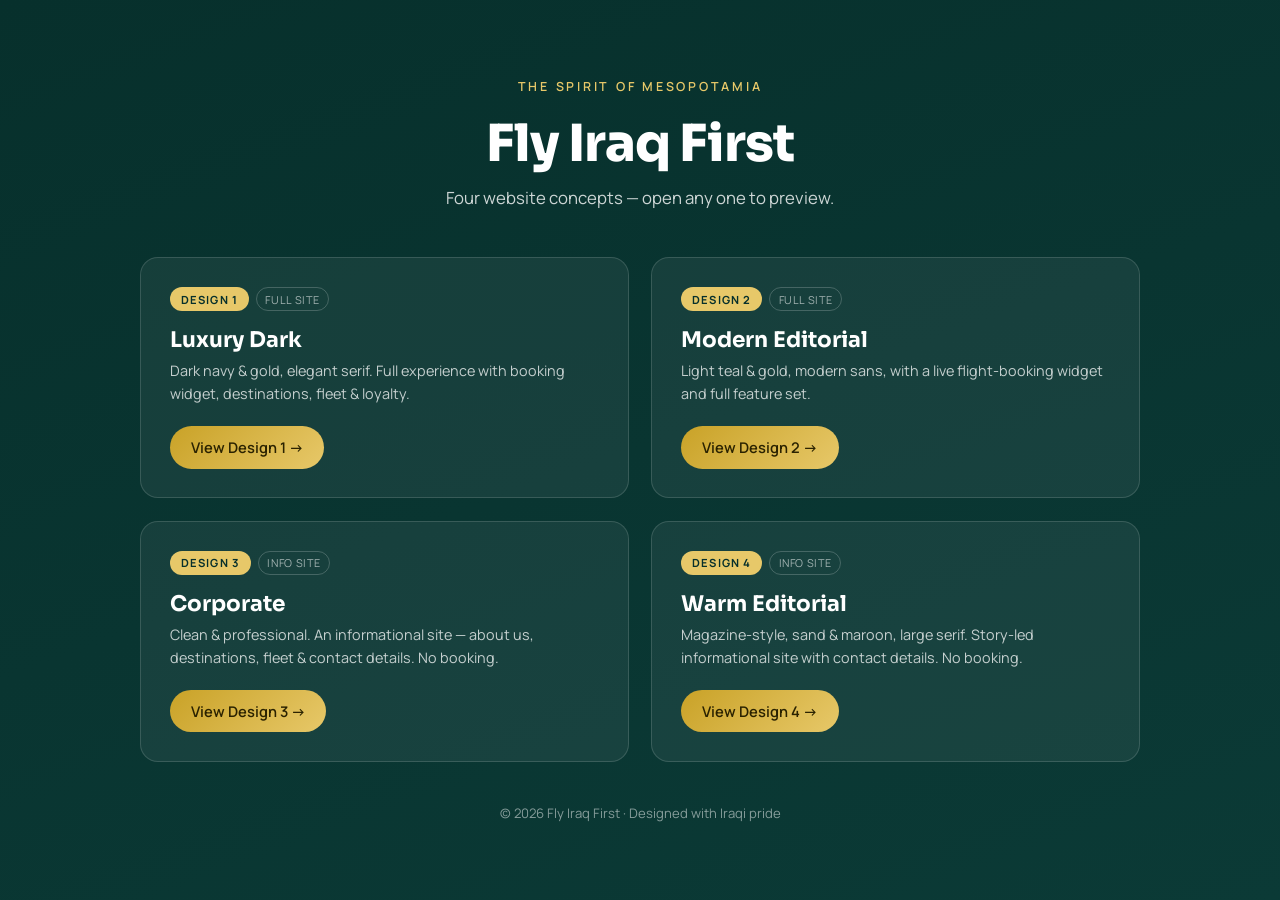
<file: index.html>
<!doctype html>
<html lang="en">
  <head>
    <meta charset="UTF-8" />
    <meta name="viewport" content="width=device-width, initial-scale=1.0" />
    <title>Fly Iraq First — Choose a Design</title>
    <meta name="description" content="Four website design concepts for Fly Iraq First — preview and compare." />
    <link rel="icon" href="flyiraq-v2/images/logo-transparent.png" type="image/png" />
    <link rel="preconnect" href="https://fonts.googleapis.com" />
    <link rel="preconnect" href="https://fonts.gstatic.com" crossorigin />
    <link href="https://fonts.googleapis.com/css2?family=Sora:wght@400;600;700;800&family=Manrope:wght@400;500;600&display=swap" rel="stylesheet" />
    <style>
      :root { --teal:#0b3a36; --teal9:#07302c; --gold:#c9a227; --gold2:#e7c869; --cream:#faf7f0; }
      * { box-sizing:border-box; margin:0; padding:0; }
      body { font-family:"Manrope",system-ui,sans-serif; background:linear-gradient(160deg,var(--teal9),var(--teal)); color:#fff; min-height:100vh; display:flex; align-items:center; justify-content:center; padding:48px 20px; }
      .wrap { max-width:1000px; width:100%; text-align:center; }
      .eyebrow { text-transform:uppercase; letter-spacing:.22em; font-size:.78rem; font-weight:600; color:var(--gold2); margin-bottom:1rem; }
      h1 { font-family:"Sora",sans-serif; font-size:clamp(2rem,5vw,3.2rem); font-weight:800; letter-spacing:-.02em; margin-bottom:.6rem; }
      .lead { color:rgba(255,255,255,.8); margin-bottom:3rem; font-size:1.05rem; }
      .cards { display:grid; grid-template-columns:1fr 1fr; gap:1.4rem; }
      @media (max-width:680px){ .cards{ grid-template-columns:1fr; } }
      .card { background:rgba(255,255,255,.06); border:1px solid rgba(255,255,255,.14); border-radius:18px; padding:1.8rem; text-align:left; transition:transform .2s,border-color .2s,background .2s; }
      .card:hover { transform:translateY(-6px); border-color:var(--gold); background:rgba(255,255,255,.1); }
      .badge { display:inline-block; font-size:.7rem; font-weight:700; letter-spacing:.1em; text-transform:uppercase; color:var(--teal9); background:var(--gold2); padding:.3rem .7rem; border-radius:999px; margin-bottom:.9rem; }
      .tag { display:inline-block; font-size:.68rem; letter-spacing:.06em; text-transform:uppercase; color:rgba(255,255,255,.6); border:1px solid rgba(255,255,255,.2); padding:.2rem .55rem; border-radius:999px; margin-left:.4rem; }
      .card h2 { font-family:"Sora",sans-serif; font-size:1.35rem; margin-bottom:.4rem; }
      .card p { color:rgba(255,255,255,.75); font-size:.9rem; margin-bottom:1.3rem; line-height:1.6; }
      .btn { display:inline-flex; align-items:center; gap:.5rem; font-weight:600; font-size:.92rem; padding:.7rem 1.3rem; border-radius:999px; background:linear-gradient(135deg,var(--gold),var(--gold2)); color:#2a2200; text-decoration:none; transition:transform .15s; }
      .btn:hover { transform:translateX(4px); }
      .foot { margin-top:2.6rem; font-size:.82rem; color:rgba(255,255,255,.5); }
    </style>
  </head>
  <body>
    <div class="wrap">
      <p class="eyebrow">The Spirit of Mesopotamia</p>
      <h1>Fly Iraq First</h1>
      <p class="lead">Four website concepts — open any one to preview.</p>
      <div class="cards">
        <div class="card">
          <span class="badge">Design 1</span><span class="tag">Full site</span>
          <h2>Luxury Dark</h2>
          <p>Dark navy &amp; gold, elegant serif. Full experience with booking widget, destinations, fleet &amp; loyalty.</p>
          <a class="btn" href="flyiraq-v1/">View Design 1 →</a>
        </div>
        <div class="card">
          <span class="badge">Design 2</span><span class="tag">Full site</span>
          <h2>Modern Editorial</h2>
          <p>Light teal &amp; gold, modern sans, with a live flight-booking widget and full feature set.</p>
          <a class="btn" href="flyiraq-v2/">View Design 2 →</a>
        </div>
        <div class="card">
          <span class="badge">Design 3</span><span class="tag">Info site</span>
          <h2>Corporate</h2>
          <p>Clean &amp; professional. An informational site — about us, destinations, fleet &amp; contact details. No booking.</p>
          <a class="btn" href="flyiraq-v3/">View Design 3 →</a>
        </div>
        <div class="card">
          <span class="badge">Design 4</span><span class="tag">Info site</span>
          <h2>Warm Editorial</h2>
          <p>Magazine-style, sand &amp; maroon, large serif. Story-led informational site with contact details. No booking.</p>
          <a class="btn" href="flyiraq-v4/">View Design 4 →</a>
        </div>
      </div>
      <p class="foot">© 2026 Fly Iraq First · Designed with Iraqi pride</p>
    </div>
  </body>
</html>
</file>
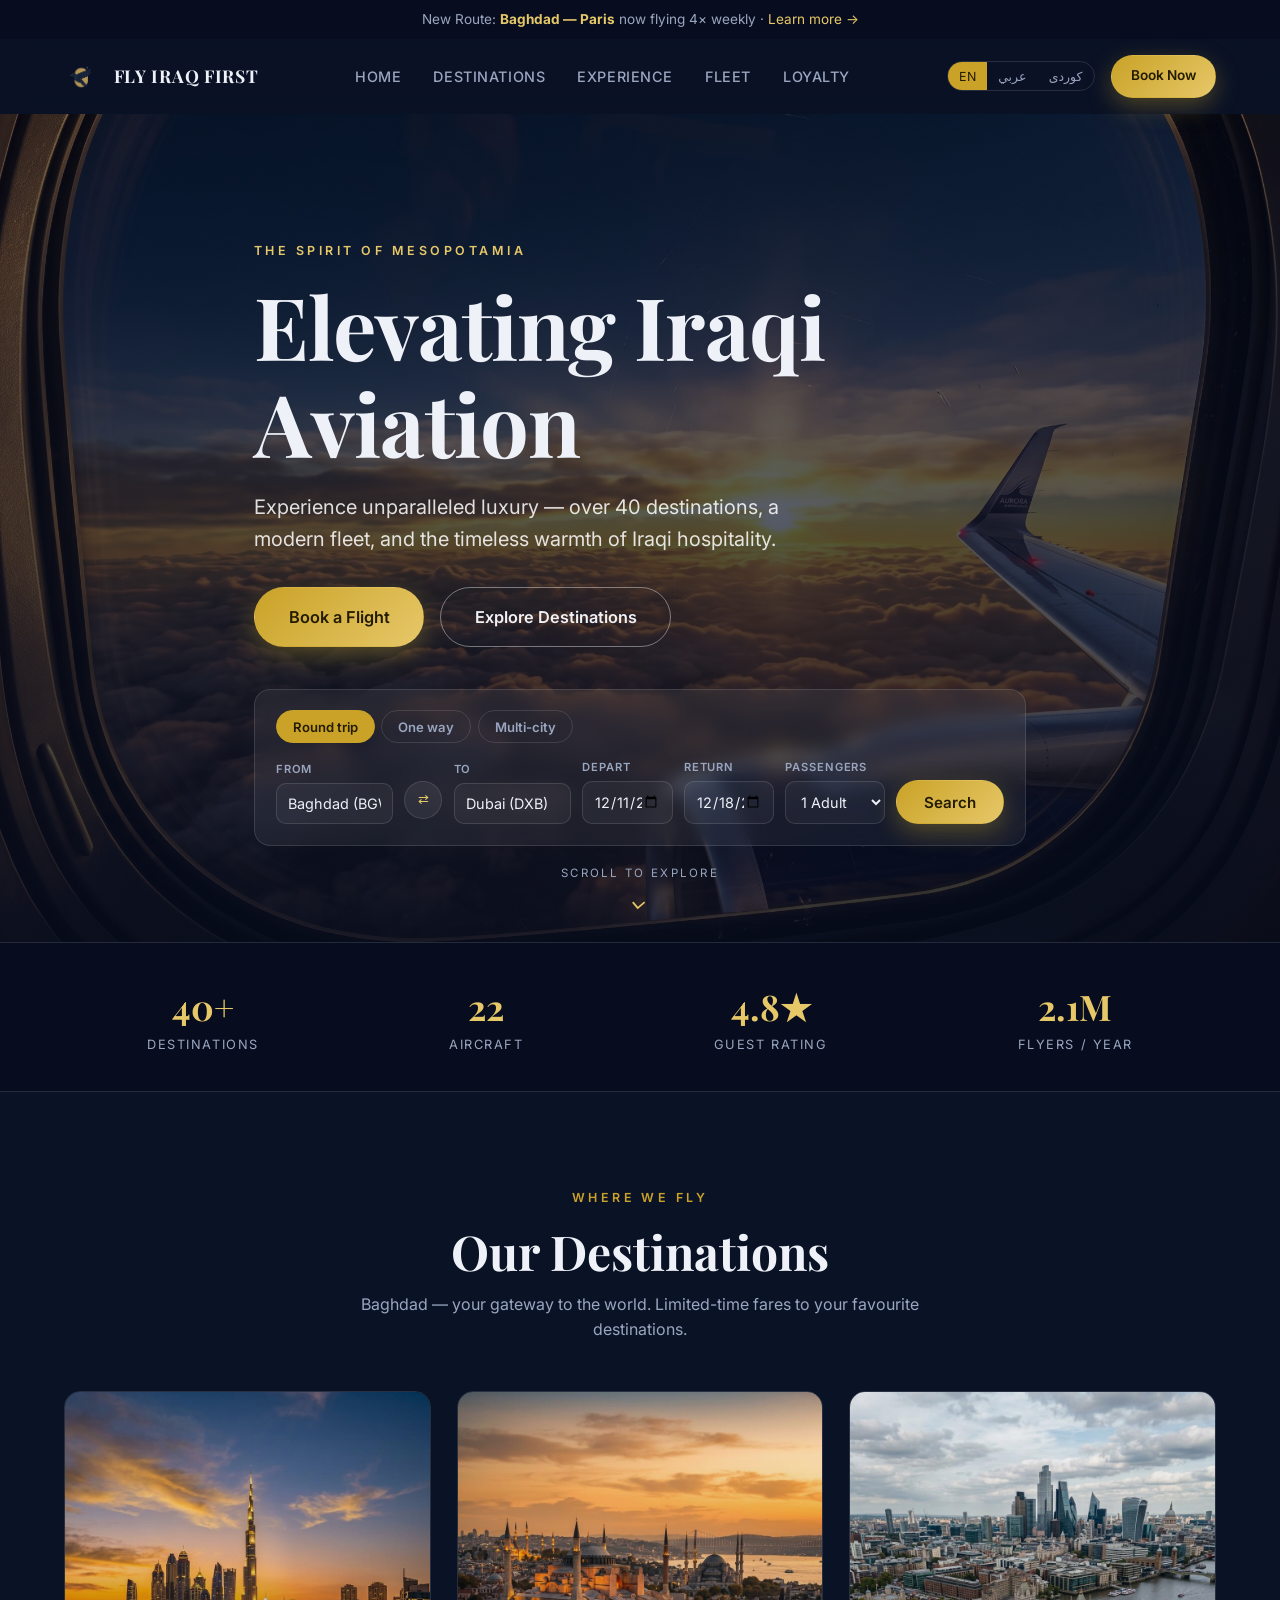
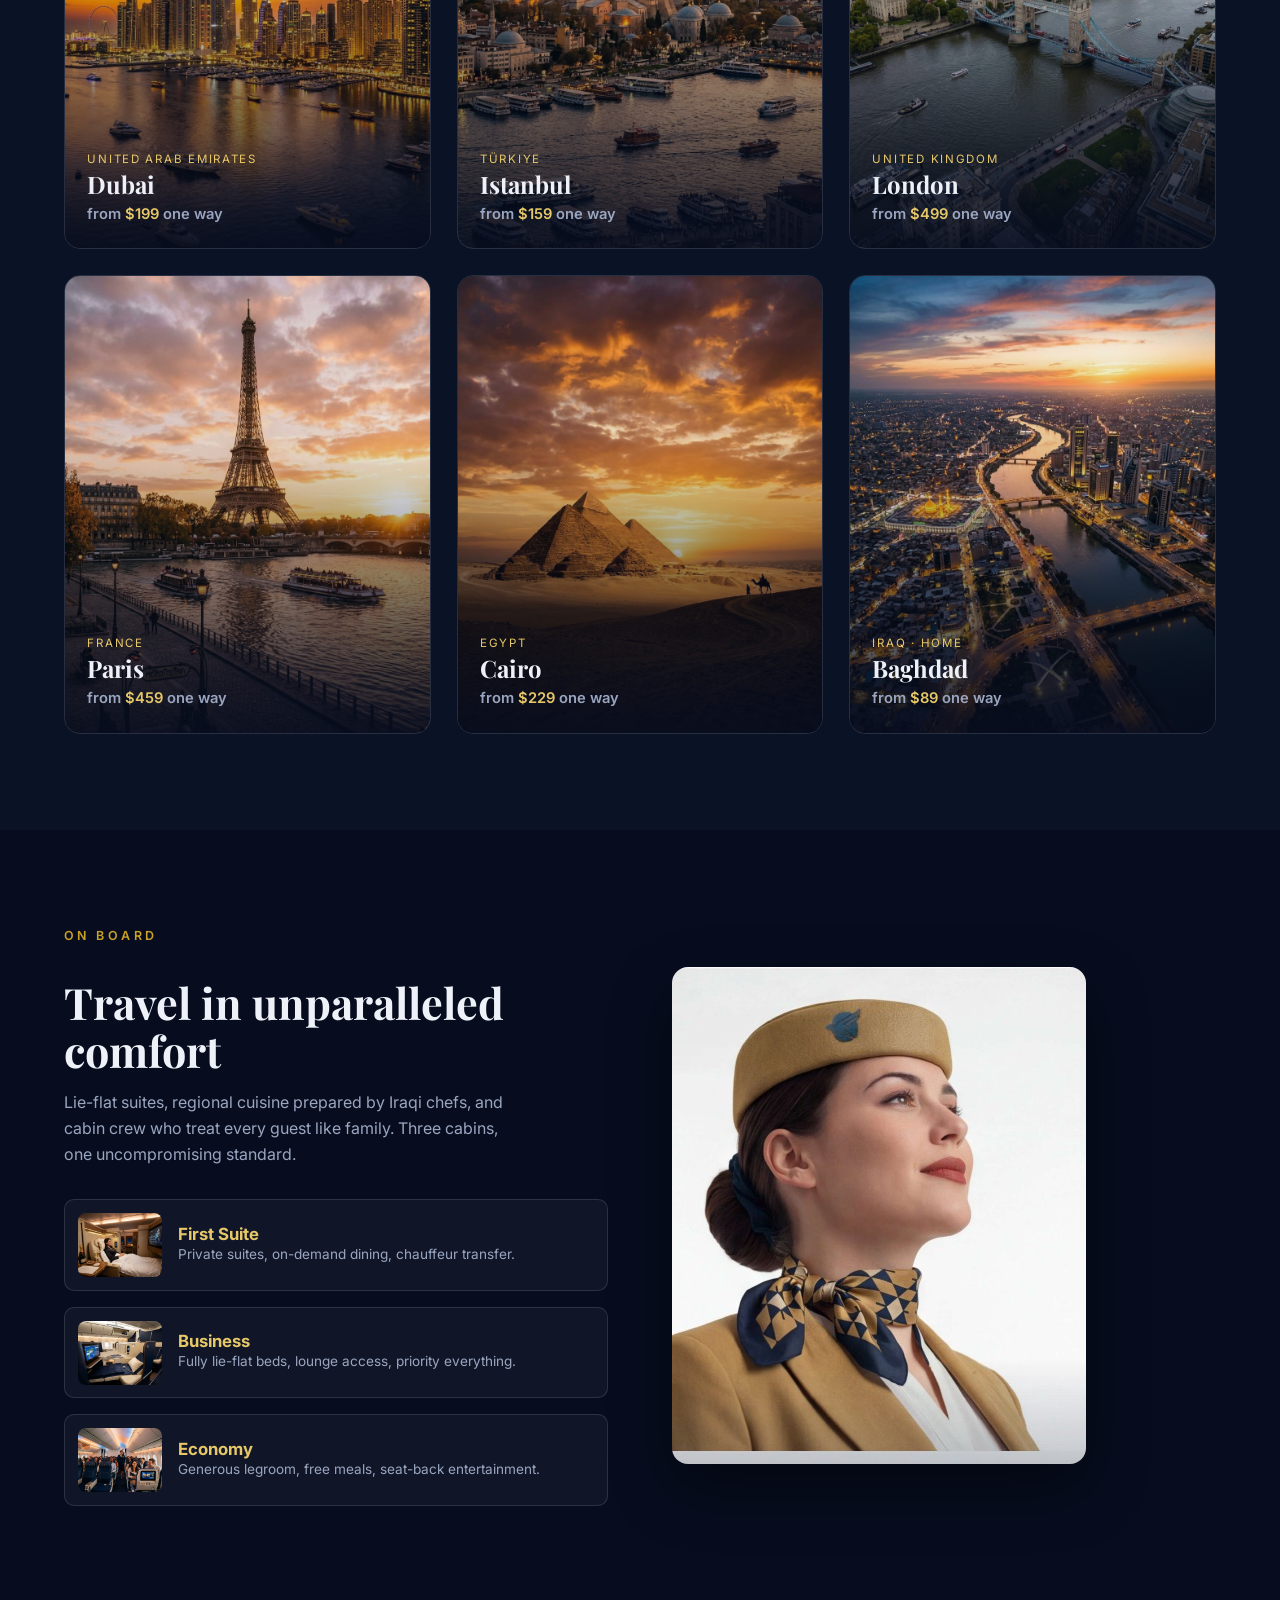
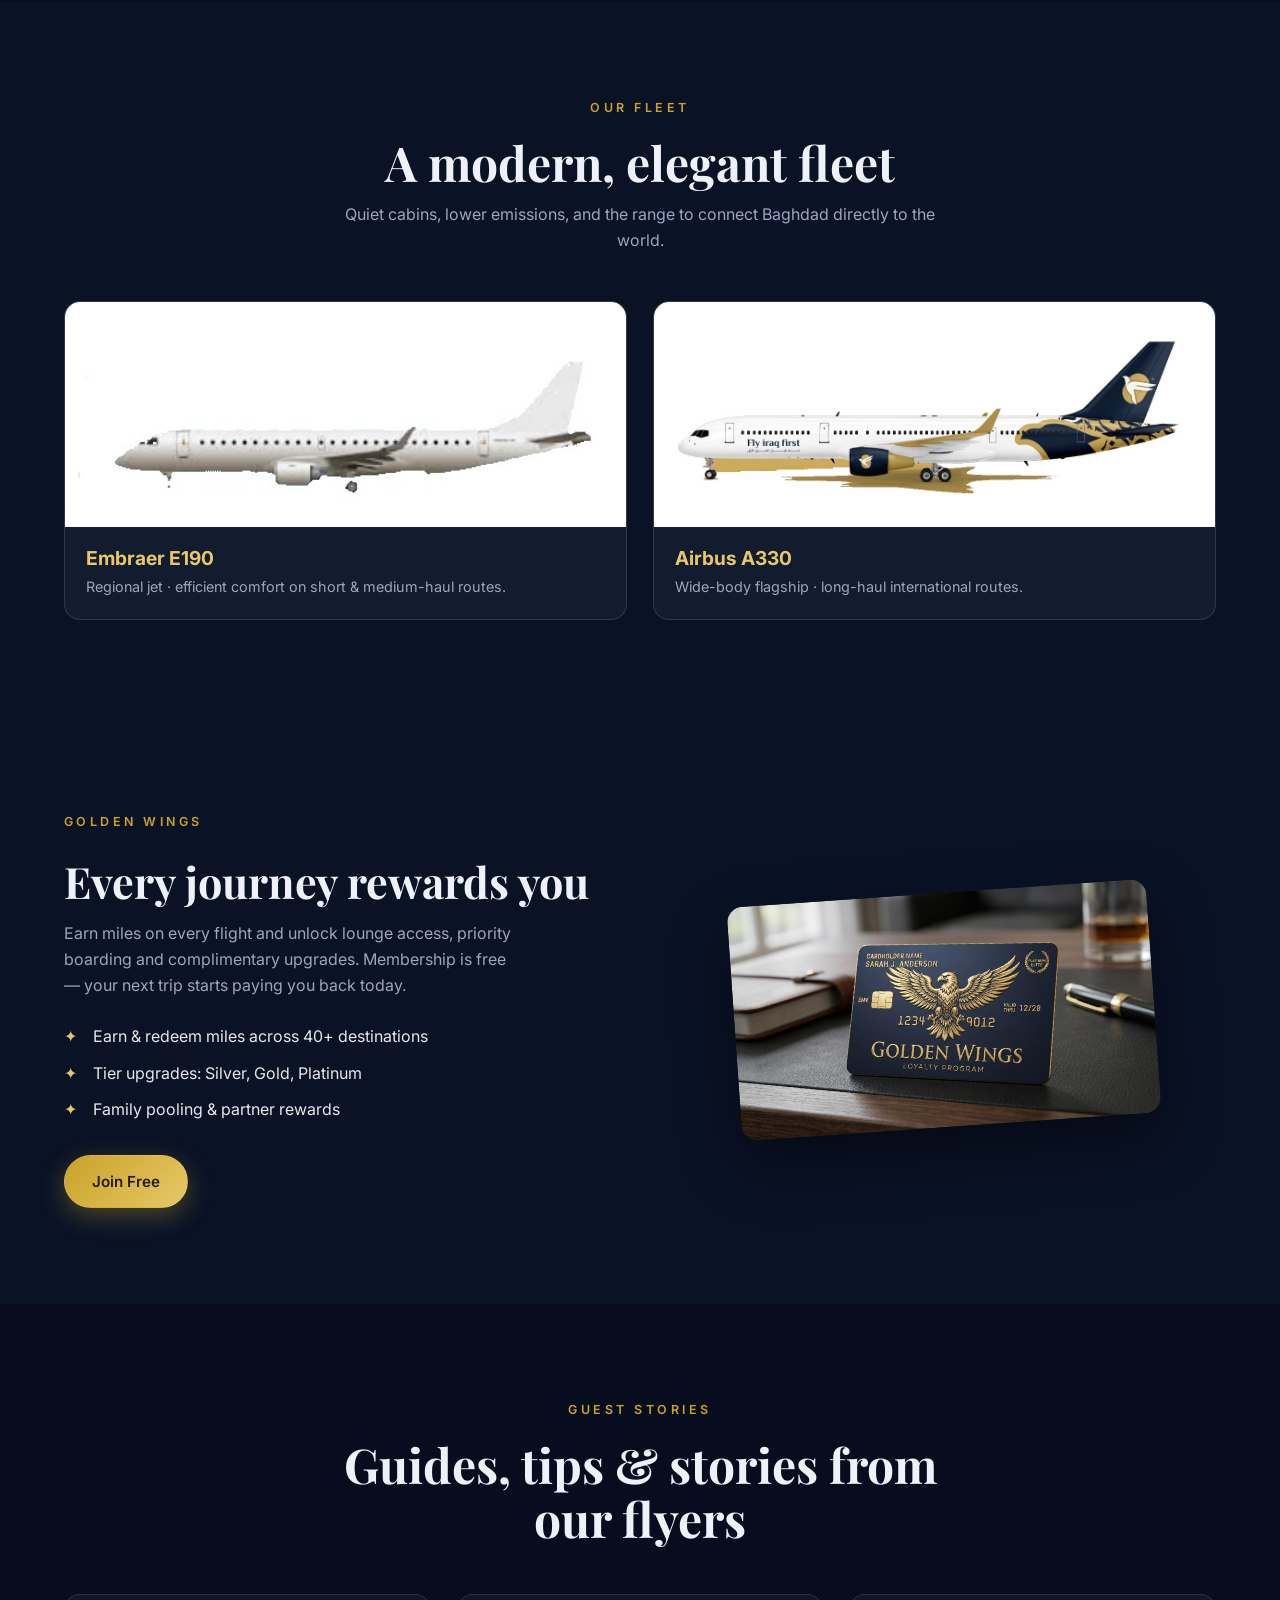
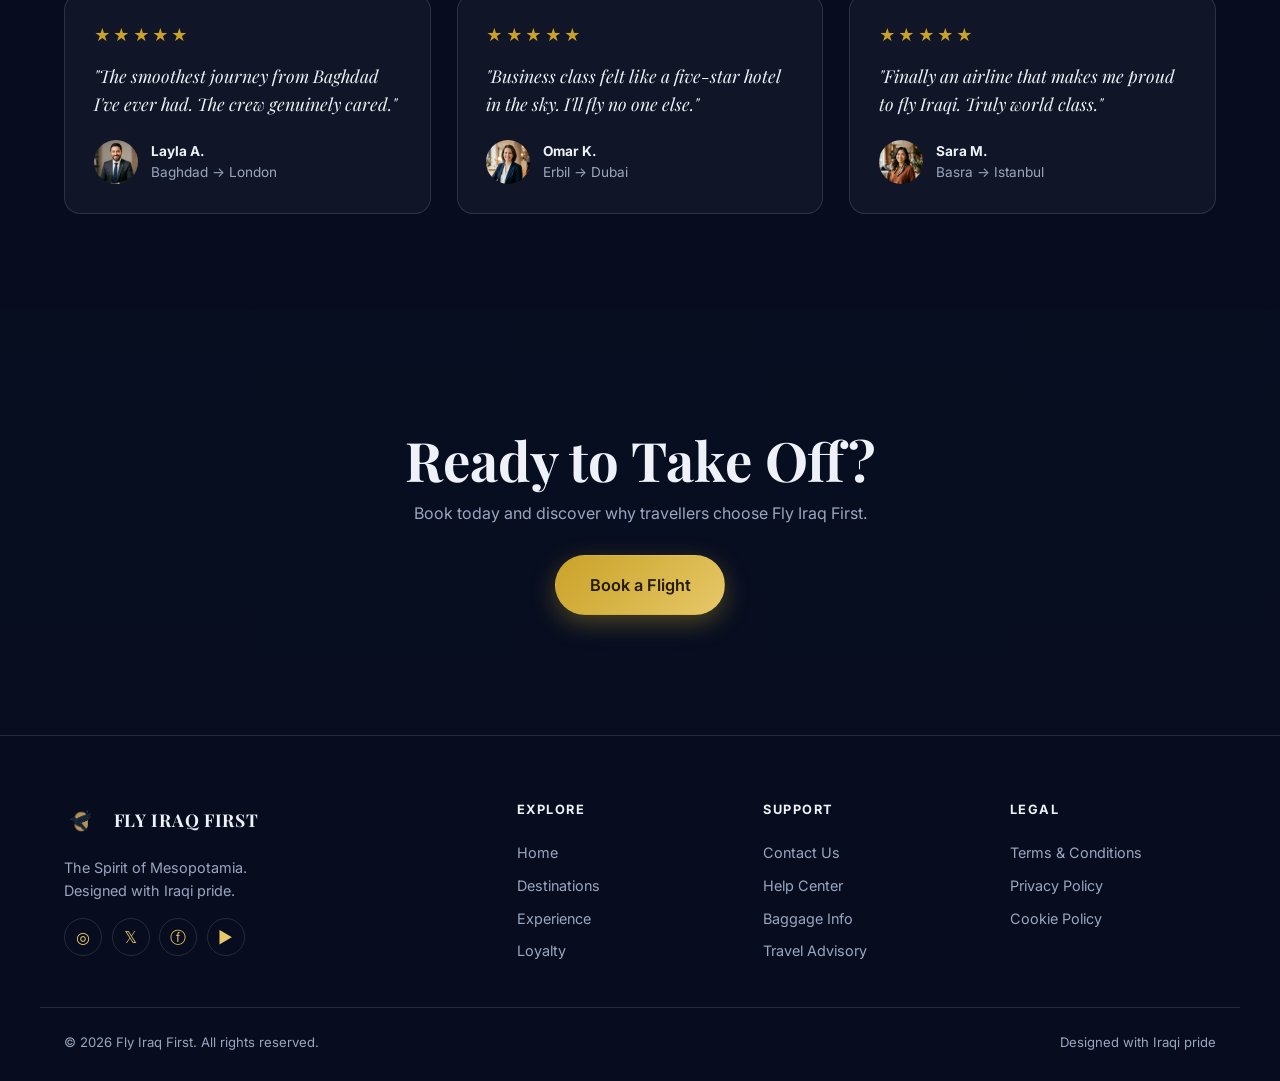
<file: flyiraq-v1/index.html>
<!doctype html>
<html lang="en">
  <head>
    <meta charset="UTF-8" />
    <meta name="viewport" content="width=device-width, initial-scale=1.0" />
    <title>Fly Iraq First — The Spirit of Mesopotamia</title>
    <meta name="description" content="Fly Iraq First — Iraq's premium airline. Experience unparalleled luxury across 40+ destinations from Baghdad, Erbil and Basra. The Spirit of Mesopotamia." />
    <meta name="theme-color" content="#0a1226" />
    <meta property="og:type" content="website" />
    <meta property="og:title" content="Fly Iraq First — The Spirit of Mesopotamia" />
    <meta property="og:description" content="Iraq's premium airline. Experience unparalleled luxury across 40+ destinations." />
    <meta property="og:image" content="hero-bg.jpg" />
    <meta name="twitter:card" content="summary_large_image" />
    <link rel="icon" href="logo-main.png" type="image/png" />
    <link rel="preconnect" href="https://fonts.googleapis.com" />
    <link rel="preconnect" href="https://fonts.gstatic.com" crossorigin />
    <link href="https://fonts.googleapis.com/css2?family=Playfair+Display:ital,wght@0,400;0,600;0,700;1,400&family=Inter:wght@300;400;500;600;700&display=swap" rel="stylesheet" />
    <link rel="stylesheet" href="css/styles.css" />
  </head>
  <body>
    <div class="promo-bar">
      <span>New Route: <strong>Baghdad — Paris</strong> now flying 4× weekly · <a href="#destinations">Learn more →</a></span>
    </div>

    <header class="site-header" id="siteHeader">
      <div class="container header-inner">
        <a href="#top" class="brand" aria-label="Fly Iraq First home">
          <img src="logo-main.png" alt="Fly Iraq First logo" class="brand-mark" />
          <span class="brand-text">FLY IRAQ FIRST</span>
        </a>
        <nav class="main-nav" id="mainNav" aria-label="Primary">
          <a href="#top">Home</a>
          <a href="#destinations">Destinations</a>
          <a href="#experience">Experience</a>
          <a href="#fleet">Fleet</a>
          <a href="#loyalty">Loyalty</a>
        </nav>
        <div class="header-actions">
          <div class="lang-switch" role="group" aria-label="Language">
            <button class="active" type="button">EN</button>
            <button type="button">عربي</button>
            <button type="button">کوردی</button>
          </div>
          <a href="#book" class="btn btn-gold btn-sm">Book Now</a>
          <button class="nav-toggle" id="navToggle" aria-label="Open menu" aria-expanded="false"><span></span><span></span><span></span></button>
        </div>
      </div>
    </header>

    <main id="top">
      <!-- Hero -->
      <section class="hero">
        <div class="hero-bg" style="background-image:url('hero-bg.jpg')" aria-hidden="true"></div>
        <div class="hero-overlay" aria-hidden="true"></div>
        <div class="container hero-content">
          <p class="eyebrow reveal">The Spirit of Mesopotamia</p>
          <h1 class="reveal">Elevating Iraqi Aviation</h1>
          <p class="hero-sub reveal">Experience unparalleled luxury — over 40 destinations, a modern fleet, and the timeless warmth of Iraqi hospitality.</p>
          <div class="hero-cta reveal">
            <a href="#book" class="btn btn-gold btn-lg">Book a Flight</a>
            <a href="#destinations" class="btn btn-outline btn-lg">Explore Destinations</a>
          </div>

          <!-- Booking widget -->
          <div class="booking-card reveal" id="book">
            <div class="trip-tabs" role="tablist">
              <button class="trip-tab active" type="button">Round trip</button>
              <button class="trip-tab" type="button">One way</button>
              <button class="trip-tab" type="button">Multi-city</button>
            </div>
            <form class="booking-grid" onsubmit="return false">
              <div class="field"><label for="from">From</label><input id="from" type="text" value="Baghdad (BGW)" /></div>
              <button class="swap" type="button" aria-label="Swap">⇄</button>
              <div class="field"><label for="to">To</label><input id="to" type="text" value="Dubai (DXB)" /></div>
              <div class="field"><label for="depart">Depart</label><input id="depart" type="date" /></div>
              <div class="field"><label for="return">Return</label><input id="return" type="date" /></div>
              <div class="field"><label for="pax">Passengers</label>
                <select id="pax"><option>1 Adult</option><option>2 Adults</option><option>2 Adults, 1 Child</option><option>Family (4+)</option></select>
              </div>
              <button class="btn btn-gold search-btn" type="submit">Search</button>
            </form>
          </div>
        </div>
        <div class="scroll-hint" aria-hidden="true"><span>Scroll to explore</span><i>⌄</i></div>
      </section>

      <!-- Stats -->
      <section class="stats">
        <div class="container stats-inner">
          <div class="stat reveal"><strong>40+</strong><span>Destinations</span></div>
          <div class="stat reveal"><strong>22</strong><span>Aircraft</span></div>
          <div class="stat reveal"><strong>4.8★</strong><span>Guest rating</span></div>
          <div class="stat reveal"><strong>2.1M</strong><span>Flyers / year</span></div>
        </div>
      </section>

      <!-- Destinations -->
      <section class="section" id="destinations">
        <div class="container">
          <div class="section-head">
            <p class="eyebrow">Where We Fly</p>
            <h2>Our Destinations</h2>
            <p class="section-lead">Baghdad — your gateway to the world. Limited-time fares to your favourite destinations.</p>
          </div>
          <div class="dest-grid" id="destGrid"></div>
        </div>
      </section>

      <!-- Experience -->
      <section class="section section-dark" id="experience">
        <div class="container exp-layout">
          <div class="exp-copy">
            <p class="eyebrow">On Board</p>
            <h2>Travel in unparalleled comfort</h2>
            <p>Lie-flat suites, regional cuisine prepared by Iraqi chefs, and cabin crew who treat every guest like family. Three cabins, one uncompromising standard.</p>
            <div class="cabin-list">
              <article class="cabin"><img src="cabin-first.jpg" alt="First class suite" /><div><h3>First Suite</h3><p>Private suites, on-demand dining, chauffeur transfer.</p></div></article>
              <article class="cabin"><img src="cabin-business.jpg" alt="Business class" /><div><h3>Business</h3><p>Fully lie-flat beds, lounge access, priority everything.</p></div></article>
              <article class="cabin"><img src="cabin-economy.jpg" alt="Economy class" /><div><h3>Economy</h3><p>Generous legroom, free meals, seat-back entertainment.</p></div></article>
            </div>
          </div>
          <div class="exp-media reveal"><img src="crew-uniform.jpg" alt="Fly Iraq First cabin crew" /></div>
        </div>
      </section>

      <!-- Fleet -->
      <section class="section" id="fleet">
        <div class="container">
          <div class="section-head">
            <p class="eyebrow">Our Fleet</p>
            <h2>A modern, elegant fleet</h2>
            <p class="section-lead">Quiet cabins, lower emissions, and the range to connect Baghdad directly to the world.</p>
          </div>
          <div class="fleet-grid">
            <article class="fleet-card reveal"><img src="aircraft-e190.jpg" alt="Embraer E190" /><div class="fleet-body"><h3>Embraer E190</h3><p>Regional jet · efficient comfort on short &amp; medium-haul routes.</p></div></article>
            <article class="fleet-card reveal"><img src="aircraft-a330.jpg" alt="Airbus A330 in Fly Iraq First livery" /><div class="fleet-body"><h3>Airbus A330</h3><p>Wide-body flagship · long-haul international routes.</p></div></article>
          </div>
        </div>
      </section>

      <!-- Loyalty -->
      <section class="section loyalty" id="loyalty">
        <div class="container loyalty-inner">
          <div class="loyalty-copy reveal">
            <p class="eyebrow gold">Golden Wings</p>
            <h2>Every journey rewards you</h2>
            <p>Earn miles on every flight and unlock lounge access, priority boarding and complimentary upgrades. Membership is free — your next trip starts paying you back today.</p>
            <ul class="ticks">
              <li>Earn &amp; redeem miles across 40+ destinations</li>
              <li>Tier upgrades: Silver, Gold, Platinum</li>
              <li>Family pooling &amp; partner rewards</li>
            </ul>
            <a href="#book" class="btn btn-gold">Join Free</a>
          </div>
          <div class="loyalty-card-wrap reveal"><img src="golden-wings-card.jpg" alt="Golden Wings loyalty card" class="loyalty-card" /></div>
        </div>
      </section>

      <!-- Testimonials -->
      <section class="section section-dark" id="reviews">
        <div class="container">
          <div class="section-head center">
            <p class="eyebrow">Guest Stories</p>
            <h2>Guides, tips & stories from our flyers</h2>
          </div>
          <div class="reviews-grid">
            <figure class="review reveal"><div class="stars">★★★★★</div><blockquote>"The smoothest journey from Baghdad I've ever had. The crew genuinely cared."</blockquote><figcaption><img src="testimonial-1.jpg" alt="" /><span><strong>Layla A.</strong>Baghdad → London</span></figcaption></figure>
            <figure class="review reveal"><div class="stars">★★★★★</div><blockquote>"Business class felt like a five-star hotel in the sky. I'll fly no one else."</blockquote><figcaption><img src="testimonial-2.jpg" alt="" /><span><strong>Omar K.</strong>Erbil → Dubai</span></figcaption></figure>
            <figure class="review reveal"><div class="stars">★★★★★</div><blockquote>"Finally an airline that makes me proud to fly Iraqi. Truly world class."</blockquote><figcaption><img src="testimonial-3.jpg" alt="" /><span><strong>Sara M.</strong>Basra → Istanbul</span></figcaption></figure>
          </div>
        </div>
      </section>

      <!-- CTA -->
      <section class="cta-banner" style="background-image:url('aircraft-livery.jpg')">
        <div class="cta-overlay"></div>
        <div class="container cta-content reveal">
          <h2>Ready to Take Off?</h2>
          <p>Book today and discover why travellers choose Fly Iraq First.</p>
          <a href="#book" class="btn btn-gold btn-lg">Book a Flight</a>
        </div>
      </section>
    </main>

    <footer class="site-footer">
      <div class="container footer-grid">
        <div class="footer-brand">
          <div class="brand"><img src="logo-main.png" alt="" class="brand-mark" /><span class="brand-text">FLY IRAQ FIRST</span></div>
          <p>The Spirit of Mesopotamia.<br />Designed with Iraqi pride.</p>
          <div class="socials"><a href="#" aria-label="Instagram">◎</a><a href="#" aria-label="X">𝕏</a><a href="#" aria-label="Facebook">ⓕ</a><a href="#" aria-label="YouTube">▶</a></div>
        </div>
        <div class="footer-col"><h4>Explore</h4><a href="#top">Home</a><a href="#destinations">Destinations</a><a href="#experience">Experience</a><a href="#loyalty">Loyalty</a></div>
        <div class="footer-col"><h4>Support</h4><a href="#">Contact Us</a><a href="#">Help Center</a><a href="#">Baggage Info</a><a href="#">Travel Advisory</a></div>
        <div class="footer-col"><h4>Legal</h4><a href="#">Terms &amp; Conditions</a><a href="#">Privacy Policy</a><a href="#">Cookie Policy</a></div>
      </div>
      <div class="container footer-bottom"><span>© 2026 Fly Iraq First. All rights reserved.</span><span>Designed with Iraqi pride</span></div>
    </footer>

    <script src="js/main.js"></script>
  </body>
</html>
</file>
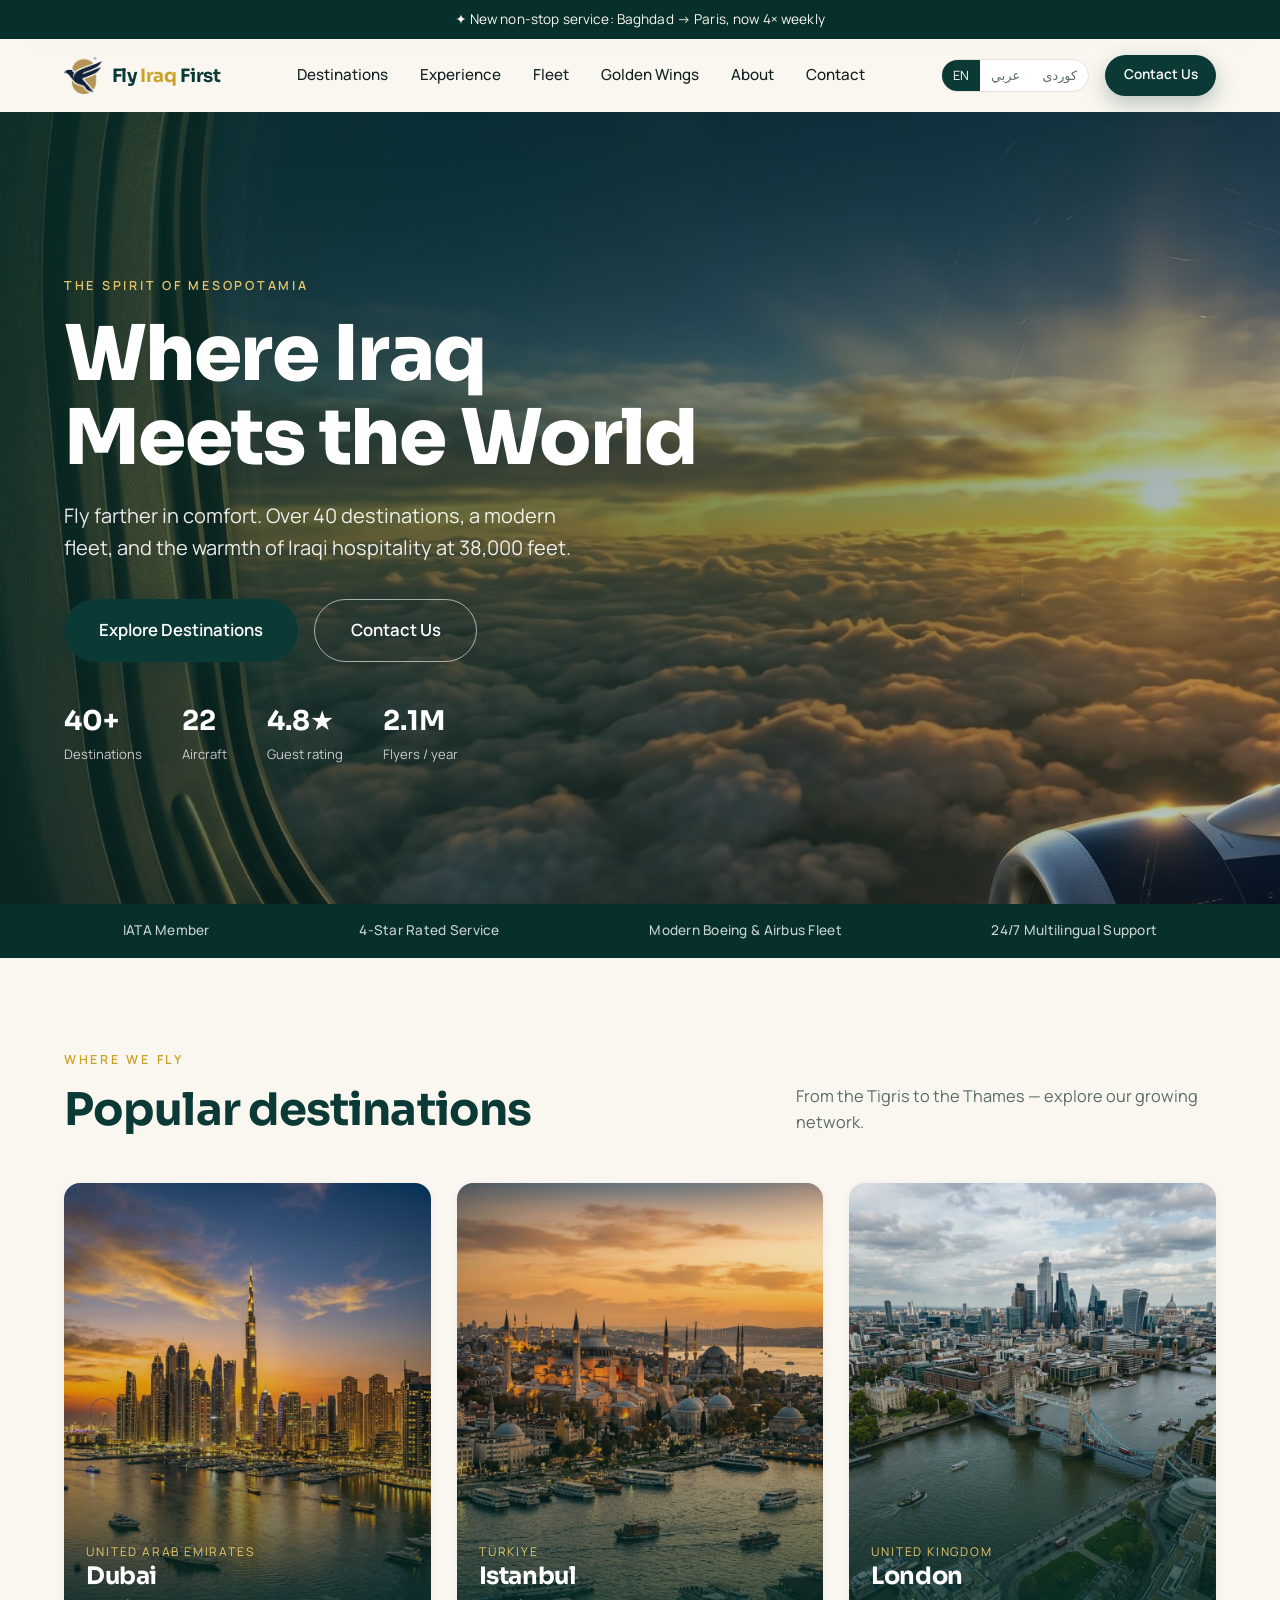
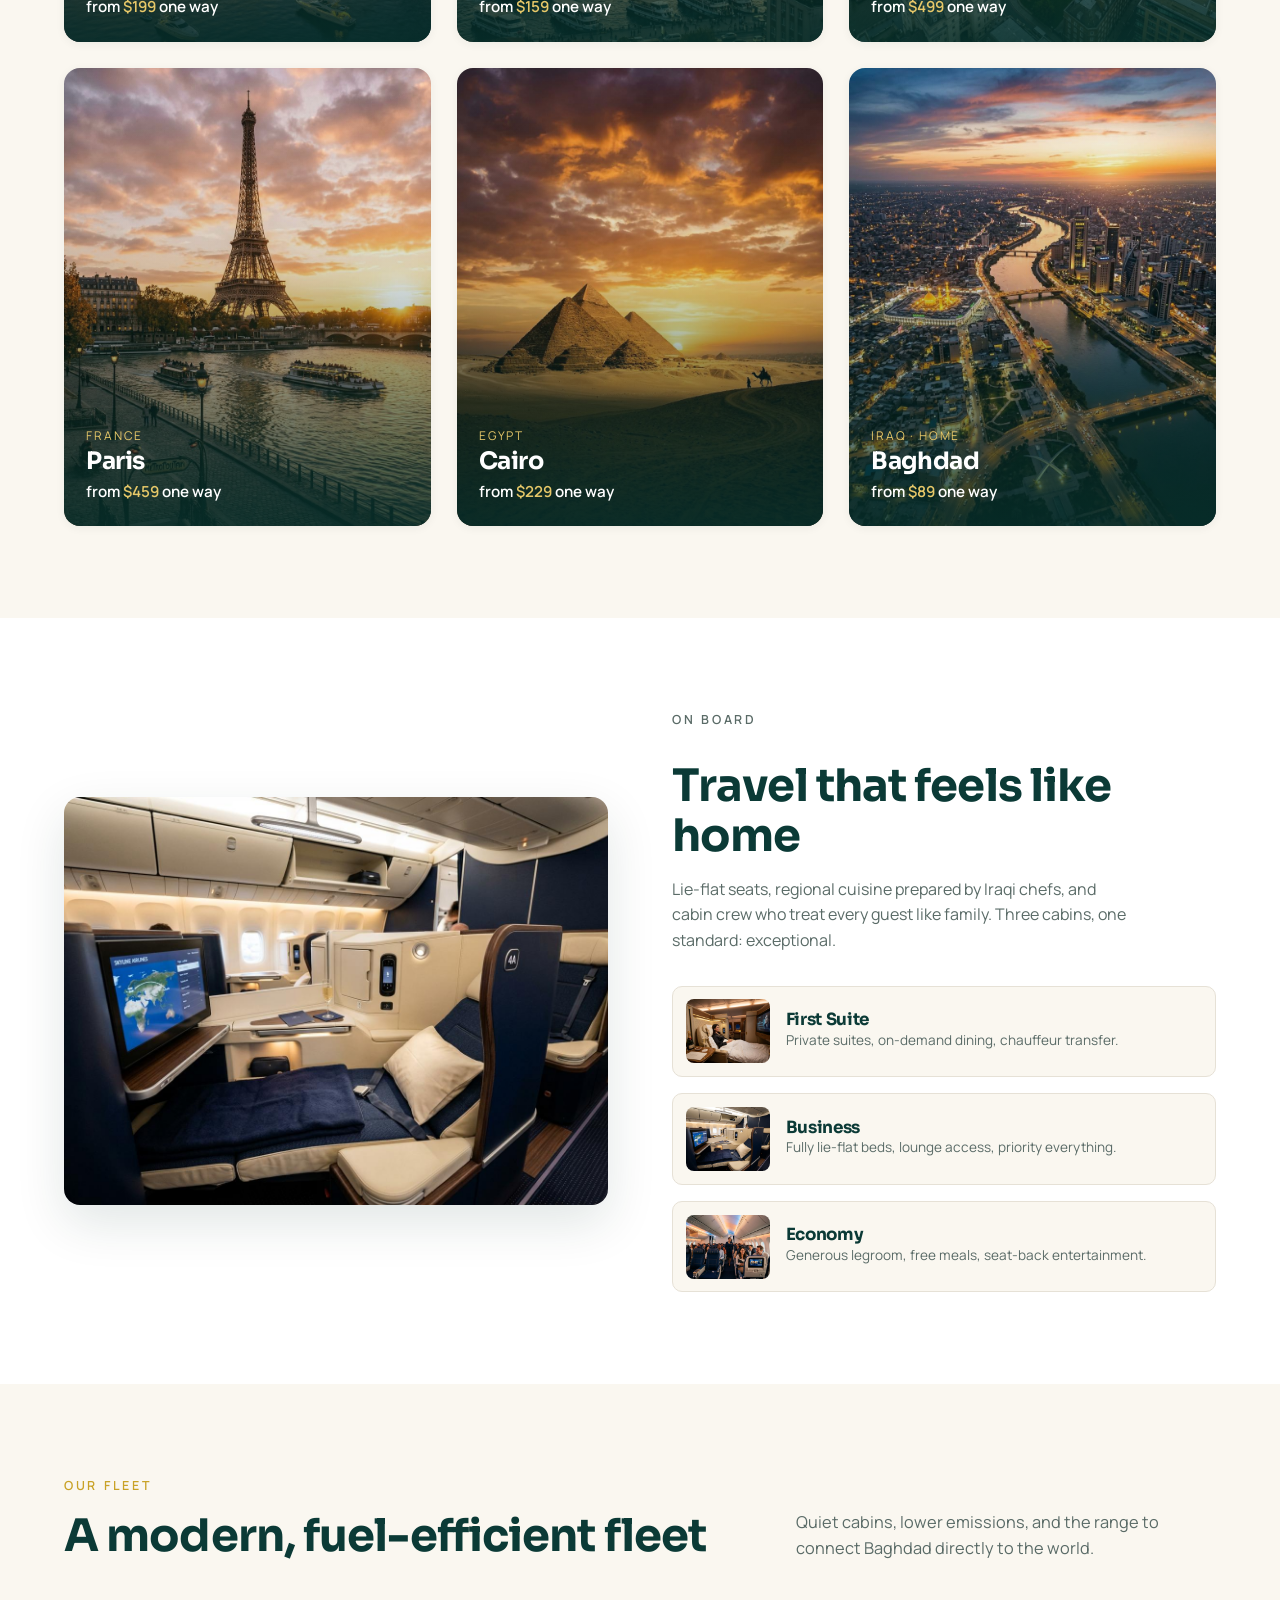
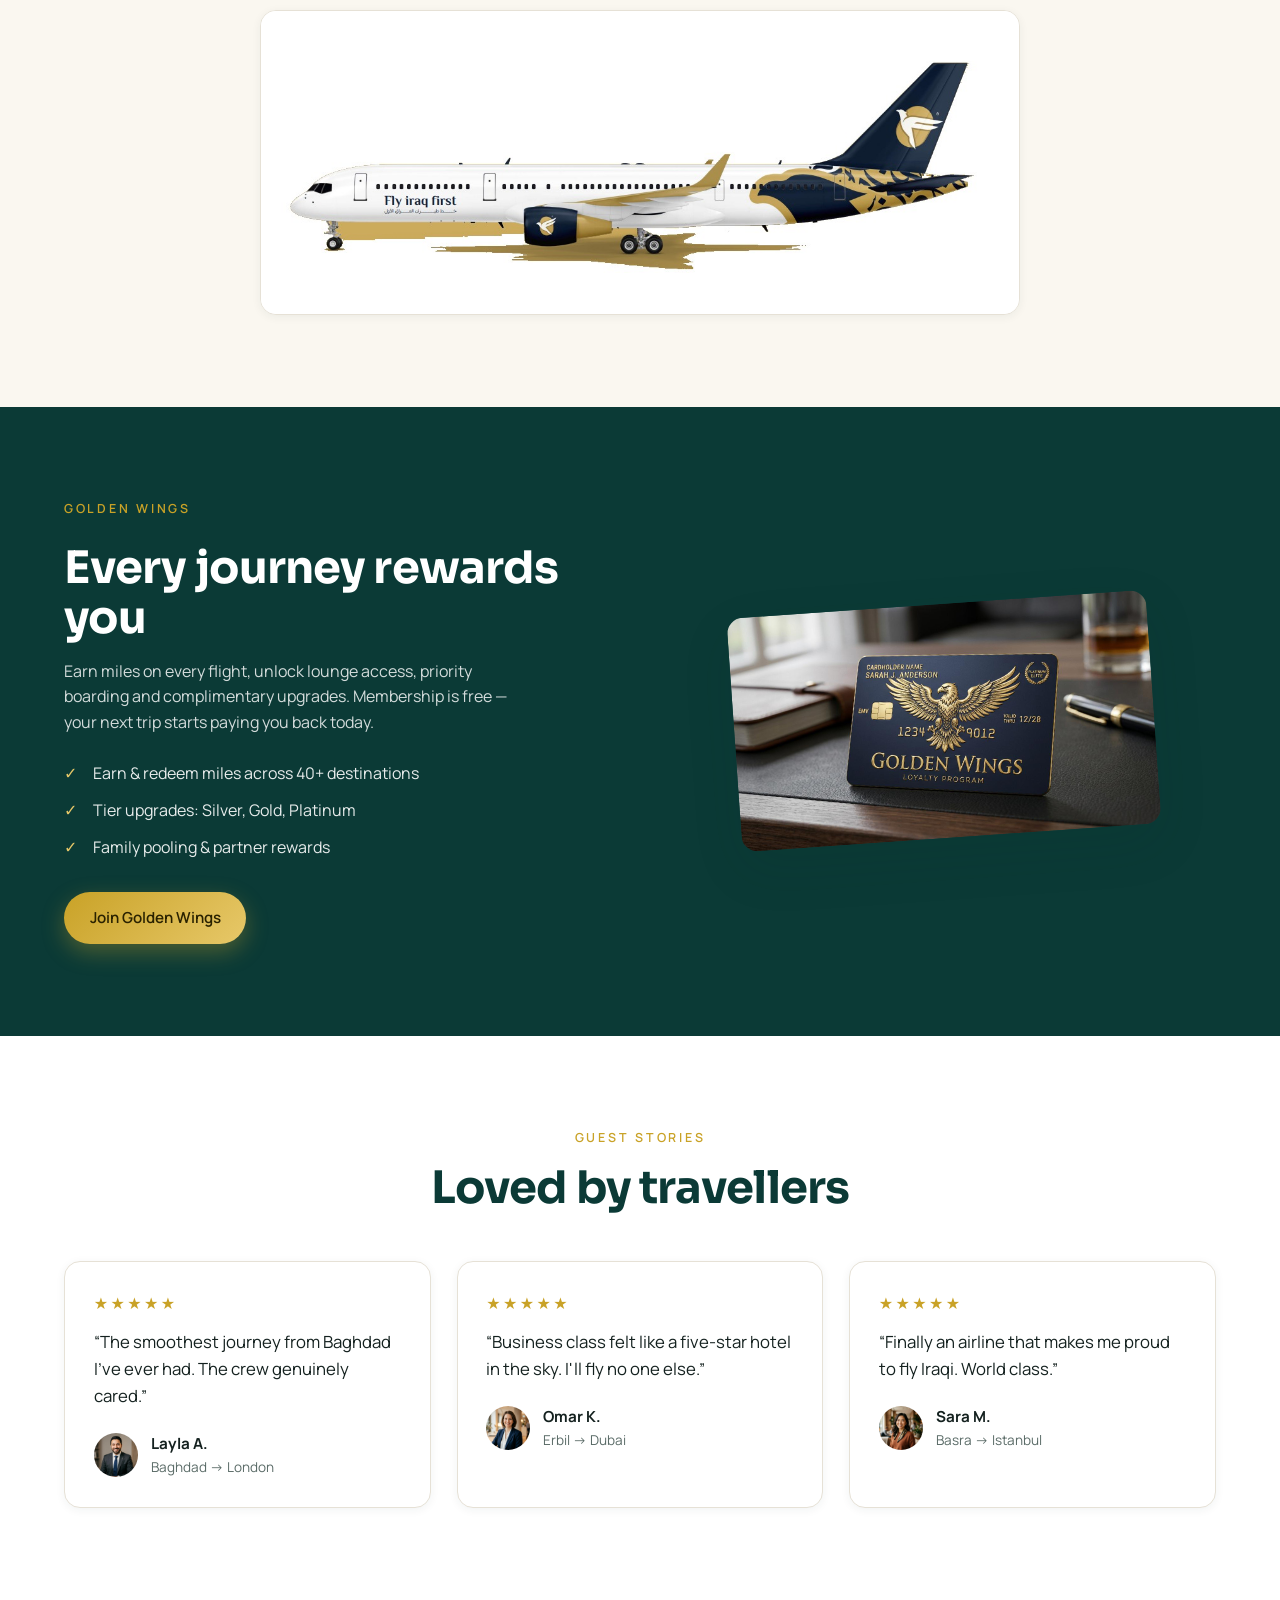
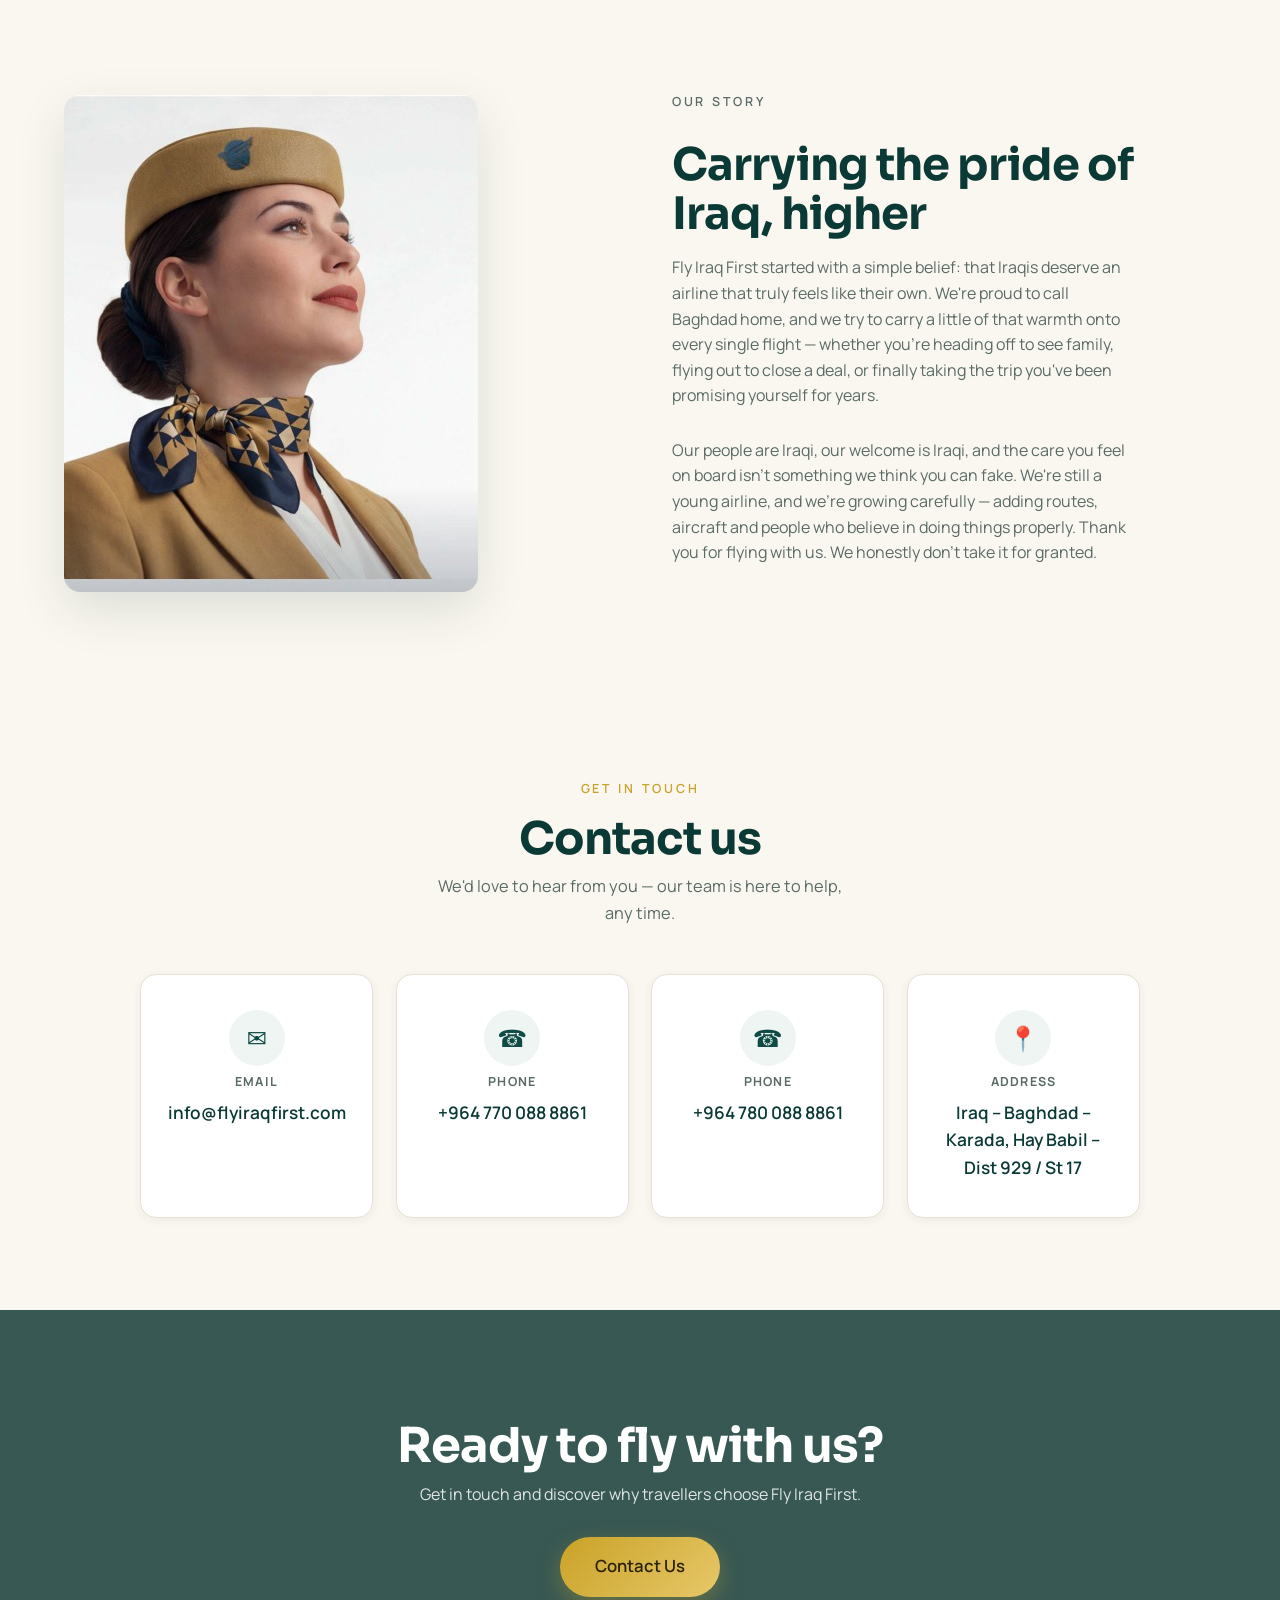
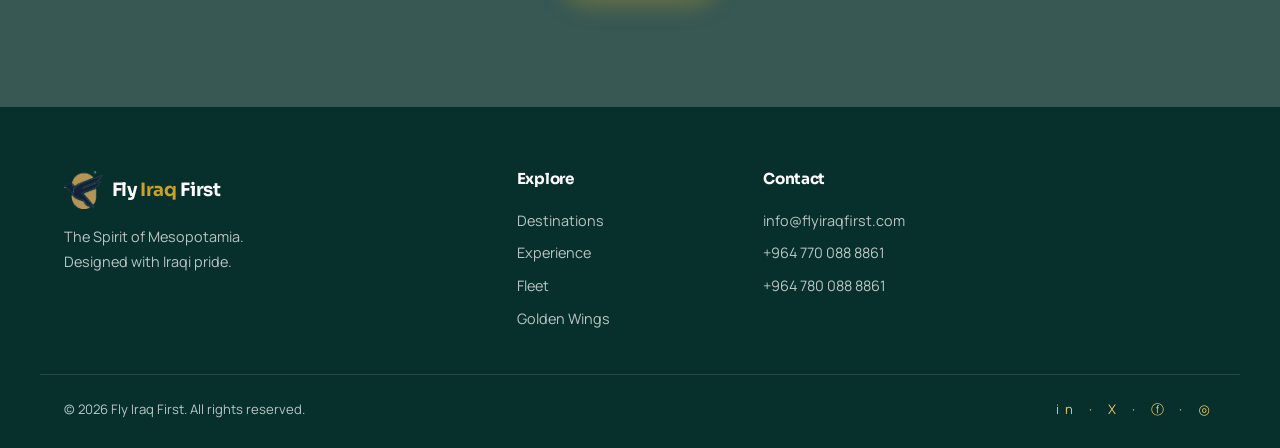
<file: flyiraq-v2/index.html>
<!doctype html>
<html lang="en">
  <head>
    <meta charset="UTF-8" />
    <meta name="viewport" content="width=device-width, initial-scale=1.0" />
    <title>Fly Iraq First — Premium Travel from the Heart of Mesopotamia</title>
    <meta name="description" content="Fly Iraq First — Iraq's premium airline. Over 40 destinations from Baghdad, Erbil and Basra, a modern fleet, Golden Wings loyalty, and authentic Iraqi hospitality." />
    <meta name="theme-color" content="#0b3a36" />

    <!-- Open Graph / social preview -->
    <meta property="og:type" content="website" />
    <meta property="og:title" content="Fly Iraq First — Premium Travel from the Heart of Mesopotamia" />
    <meta property="og:description" content="Iraq's premium airline. 40+ destinations, award-winning comfort, authentic Iraqi hospitality." />
    <meta property="og:image" content="images/hero-bg.jpg" />
    <meta name="twitter:card" content="summary_large_image" />

    <link rel="icon" href="images/logo-transparent.png" type="image/png" />
    <link rel="preconnect" href="https://fonts.googleapis.com" />
    <link rel="preconnect" href="https://fonts.gstatic.com" crossorigin />
    <link href="https://fonts.googleapis.com/css2?family=Sora:wght@400;500;600;700;800&family=Manrope:wght@300;400;500;600;700&family=Noto+Sans+Arabic:wght@300;400;500;600;700&display=swap" rel="stylesheet" />
    <link rel="stylesheet" href="css/styles.css" />
  </head>
  <body>
    <!-- Top promo bar -->
    <div class="promo-bar">
      <span data-i18n="promo">✦ New non-stop service: Baghdad → Paris, now 4× weekly</span>
    </div>

    <!-- Header -->
    <header class="site-header" id="siteHeader">
      <div class="container header-inner">
        <a href="#top" class="brand" aria-label="Fly Iraq First home">
          <img src="images/logo-transparent.png" alt="Fly Iraq First logo" class="brand-mark" />
          <span class="brand-text">Fly <strong>Iraq</strong> First</span>
        </a>

        <nav class="main-nav" id="mainNav" aria-label="Primary">
          <a href="#destinations" data-i18n="nav.dest">Destinations</a>
          <a href="#experience" data-i18n="nav.exp">Experience</a>
          <a href="#fleet" data-i18n="nav.fleet">Fleet</a>
          <a href="#loyalty" data-i18n="nav.loyalty">Golden Wings</a>
          <a href="#about" data-i18n="nav.about">About</a>
          <a href="#contact" data-i18n="nav.contact">Contact</a>
        </nav>

        <div class="header-actions">
          <div class="lang-switch" role="group" aria-label="Language">
            <button class="active" type="button" data-lang="en">EN</button>
            <button type="button" data-lang="ar">عربي</button>
            <button type="button" data-lang="ku">کوردی</button>
          </div>
          <a href="#contact" class="btn btn-primary btn-sm" data-i18n="cta.contact">Contact Us</a>
          <button class="nav-toggle" id="navToggle" aria-label="Open menu" aria-expanded="false">
            <span></span><span></span><span></span>
          </button>
        </div>
      </div>
    </header>

    <main id="top">
      <!-- Hero -->
      <section class="hero">
        <div class="hero-bg" style="background-image:url('images/hero-bg.jpg')" aria-hidden="true"></div>
        <div class="hero-overlay" aria-hidden="true"></div>
        <div class="container hero-content">
          <p class="eyebrow reveal" data-i18n="hero.eyebrow">The Spirit of Mesopotamia</p>
          <h1 class="reveal" data-i18n="hero.title">Where Iraq<br />Meets the World</h1>
          <p class="hero-sub reveal" data-i18n="hero.sub">Fly farther in comfort. Over 40 destinations, a modern fleet, and the warmth of Iraqi hospitality at 38,000 feet.</p>

          <div class="hero-cta reveal">
            <a href="#destinations" class="btn btn-primary btn-lg" data-i18n="hero.explore">Explore Destinations</a>
            <a href="#contact" class="btn btn-outline-light btn-lg" data-i18n="cta.contact">Contact Us</a>
          </div>

          <ul class="hero-stats reveal">
            <li><strong>40+</strong><span data-i18n="stats.dest">Destinations</span></li>
            <li><strong>22</strong><span data-i18n="stats.aircraft">Aircraft</span></li>
            <li><strong>4.8★</strong><span data-i18n="stats.rating">Guest rating</span></li>
            <li><strong>2.1M</strong><span data-i18n="stats.flyers">Flyers / year</span></li>
          </ul>
        </div>
      </section>

      <!-- Trust strip -->
      <section class="trust">
        <div class="container trust-inner">
          <span data-i18n="trust.1">IATA Member</span>
          <span data-i18n="trust.2">4-Star Rated Service</span>
          <span data-i18n="trust.3">Modern Boeing &amp; Airbus Fleet</span>
          <span data-i18n="trust.4">24/7 Multilingual Support</span>
        </div>
      </section>

      <!-- Destinations -->
      <section class="section" id="destinations">
        <div class="container">
          <div class="section-head">
            <div>
              <p class="eyebrow" data-i18n="dest.eyebrow">Where we fly</p>
              <h2 data-i18n="dest.h2">Popular destinations</h2>
            </div>
            <p class="section-lead" data-i18n="dest.lead">From the Tigris to the Thames — explore our growing network.</p>
          </div>

          <div class="dest-grid" id="destGrid"><!-- cards injected by JS --></div>
        </div>
      </section>

      <!-- Experience -->
      <section class="section section-alt" id="experience">
        <div class="container exp-layout">
          <div class="exp-media">
            <img src="images/cabin-business.jpg" alt="Fly Iraq First business class cabin" />
          </div>
          <div class="exp-copy">
            <p class="eyebrow" data-i18n="exp.eyebrow">On board</p>
            <h2 data-i18n="exp.h2">Travel that feels like home</h2>
            <p data-i18n="exp.p">Lie-flat seats, regional cuisine prepared by Iraqi chefs, and cabin crew who treat every guest like family. Three cabins, one standard: exceptional.</p>
            <div class="cabin-list">
              <article class="cabin">
                <img src="images/cabin-first.jpg" alt="First class suite" />
                <div><h3 data-i18n="cabin.first.t">First Suite</h3><p data-i18n="cabin.first.d">Private suites, on-demand dining, chauffeur transfer.</p></div>
              </article>
              <article class="cabin">
                <img src="images/cabin-business.jpg" alt="Business class seat" />
                <div><h3 data-i18n="cabin.business.t">Business</h3><p data-i18n="cabin.business.d">Fully lie-flat beds, lounge access, priority everything.</p></div>
              </article>
              <article class="cabin">
                <img src="images/cabin-economy.jpg" alt="Economy class cabin" />
                <div><h3 data-i18n="cabin.economy.t">Economy</h3><p data-i18n="cabin.economy.d">Generous legroom, free meals, seat-back entertainment.</p></div>
              </article>
            </div>
          </div>
        </div>
      </section>

      <!-- Fleet -->
      <section class="section" id="fleet">
        <div class="container">
          <div class="section-head">
            <div>
              <p class="eyebrow" data-i18n="fleet.eyebrow">Our fleet</p>
              <h2 data-i18n="fleet.h2">A modern, fuel-efficient fleet</h2>
            </div>
            <p class="section-lead" data-i18n="fleet.lead">Quiet cabins, lower emissions, and the range to connect Baghdad directly to the world.</p>
          </div>
          <div class="fleet-grid fleet-single">
            <article class="fleet-card">
              <img src="images/aircraft-a330.jpg" alt="Fly Iraq First aircraft" />
            </article>
          </div>
        </div>
      </section>

      <!-- Loyalty -->
      <section class="section loyalty" id="loyalty">
        <div class="container loyalty-inner">
          <div class="loyalty-copy">
            <p class="eyebrow gold" data-i18n="loy.eyebrow">Golden Wings</p>
            <h2 data-i18n="loy.h2">Every journey rewards you</h2>
            <p data-i18n="loy.p">Earn miles on every flight, unlock lounge access, priority boarding and complimentary upgrades. Membership is free — your next trip starts paying you back today.</p>
            <ul class="ticks">
              <li data-i18n="loy.t1">Earn &amp; redeem miles across 40+ destinations</li>
              <li data-i18n="loy.t2">Tier upgrades: Silver, Gold, Platinum</li>
              <li data-i18n="loy.t3">Family pooling &amp; partner rewards</li>
            </ul>
            <a href="#contact" class="btn btn-gold" data-i18n="loy.btn">Join Golden Wings</a>
          </div>
          <div class="loyalty-card-wrap">
            <img src="images/golden-wings-card.jpg" alt="Golden Wings loyalty card" class="loyalty-card" />
          </div>
        </div>
      </section>

      <!-- Testimonials -->
      <section class="section section-alt" id="reviews">
        <div class="container">
          <div class="section-head center">
            <div>
              <p class="eyebrow" data-i18n="rev.eyebrow">Guest stories</p>
              <h2 data-i18n="rev.h2">Loved by travellers</h2>
            </div>
          </div>
          <div class="reviews-grid">
            <figure class="review">
              <div class="stars">★★★★★</div>
              <blockquote data-i18n="rev.q1">"The smoothest journey from Baghdad I've ever had. The crew genuinely cared."</blockquote>
              <figcaption><img src="images/testimonial-1.jpg" alt="" /><span><strong>Layla A.</strong>Baghdad → London</span></figcaption>
            </figure>
            <figure class="review">
              <div class="stars">★★★★★</div>
              <blockquote data-i18n="rev.q2">"Business class felt like a five-star hotel in the sky. I'll fly no one else."</blockquote>
              <figcaption><img src="images/testimonial-2.jpg" alt="" /><span><strong>Omar K.</strong>Erbil → Dubai</span></figcaption>
            </figure>
            <figure class="review">
              <div class="stars">★★★★★</div>
              <blockquote data-i18n="rev.q3">"Finally an airline that makes me proud to fly Iraqi. World class."</blockquote>
              <figcaption><img src="images/testimonial-3.jpg" alt="" /><span><strong>Sara M.</strong>Basra → Istanbul</span></figcaption>
            </figure>
          </div>
        </div>
      </section>

      <!-- About -->
      <section class="section about" id="about">
        <div class="container about-inner">
          <div class="about-media"><img src="images/crew-uniform.jpg" alt="Fly Iraq First cabin crew" /></div>
          <div class="about-copy">
            <p class="eyebrow" data-i18n="about.eyebrow">Our story</p>
            <h2 data-i18n="about.h2">Carrying the pride of Iraq, higher</h2>
            <p data-i18n="about.p1">Fly Iraq First started with a simple belief: that Iraqis deserve an airline that truly feels like their own. We're proud to call Baghdad home, and we try to carry a little of that warmth onto every single flight — whether you're heading off to see family, flying out to close a deal, or finally taking the trip you've been promising yourself for years.</p>
            <p data-i18n="about.p2">Our people are Iraqi, our welcome is Iraqi, and the care you feel on board isn't something we think you can fake. We're still a young airline, and we're growing carefully — adding routes, aircraft and people who believe in doing things properly. Thank you for flying with us. We honestly don't take it for granted.</p>
          </div>
        </div>
      </section>

      <!-- Contact -->
      <section class="section contact" id="contact">
        <div class="container">
          <div class="section-head center">
            <div>
              <p class="eyebrow gold" data-i18n="contact.eyebrow">Get in touch</p>
              <h2 data-i18n="contact.h2">Contact us</h2>
              <p class="section-lead" data-i18n="contact.lead" style="margin:.6rem auto 0">We'd love to hear from you — our team is here to help, any time.</p>
            </div>
          </div>
          <div class="contact-grid">
            <a class="contact-card" href="mailto:info@flyiraqfirst.com">
              <div class="contact-ico">✉</div>
              <h3 data-i18n="contact.email_l">Email</h3>
              <span class="contact-val">info@flyiraqfirst.com</span>
            </a>
            <a class="contact-card" href="tel:+9647700888861">
              <div class="contact-ico">☎</div>
              <h3 data-i18n="contact.phone_l">Phone</h3>
              <span class="contact-val" dir="ltr">+964 770 088 8861</span>
            </a>
            <a class="contact-card" href="tel:+9647800888861">
              <div class="contact-ico">☎</div>
              <h3 data-i18n="contact.phone_l2">Phone</h3>
              <span class="contact-val" dir="ltr">+964 780 088 8861</span>
            </a>
            <div class="contact-card">
              <div class="contact-ico">📍</div>
              <h3 data-i18n="contact.addr_l">Address</h3>
              <span class="contact-val" data-i18n="contact.addr_v">Iraq – Baghdad – Karada, Hay Babil – Dist 929 / St 17</span>
            </div>
          </div>
        </div>
      </section>

      <!-- Final CTA banner -->
      <section class="cta-banner" style="background-image:url('images/aircraft-livery.jpg')">
        <div class="cta-overlay"></div>
        <div class="container cta-content">
          <h2 data-i18n="ctab.h2">Ready to fly with us?</h2>
          <p data-i18n="ctab.p">Get in touch and discover why travellers choose Fly Iraq First.</p>
          <a href="#contact" class="btn btn-gold btn-lg" data-i18n="cta.contact">Contact Us</a>
        </div>
      </section>
    </main>

    <!-- Footer -->
    <footer class="site-footer">
      <div class="container footer-grid">
        <div class="footer-brand">
          <div class="brand">
            <img src="images/logo-transparent.png" alt="Fly Iraq First logo" class="brand-mark" />
            <span class="brand-text">Fly <strong>Iraq</strong> First</span>
          </div>
          <p data-i18n="footer.tagline">The Spirit of Mesopotamia.<br />Designed with Iraqi pride.</p>
        </div>
        <div class="footer-col">
          <h4 data-i18n="footer.explore">Explore</h4>
          <a href="#destinations" data-i18n="nav.dest">Destinations</a>
          <a href="#experience" data-i18n="nav.exp">Experience</a>
          <a href="#fleet" data-i18n="nav.fleet">Fleet</a>
          <a href="#loyalty" data-i18n="nav.loyalty">Golden Wings</a>
        </div>
        <div class="footer-col">
          <h4 data-i18n="footer.contact">Contact</h4>
          <a href="mailto:info@flyiraqfirst.com">info@flyiraqfirst.com</a>
          <a href="tel:+9647700888861" dir="ltr">+964 770 088 8861</a>
          <a href="tel:+9647800888861" dir="ltr">+964 780 088 8861</a>
        </div>
      </div>
      <div class="container footer-bottom">
        <span data-i18n="footer.rights">© 2026 Fly Iraq First. All rights reserved.</span>
        <span class="footer-socials">in · X · ⓕ · ◎</span>
      </div>
    </footer>

    <script src="js/main.js"></script>
  </body>
</html>
</file>
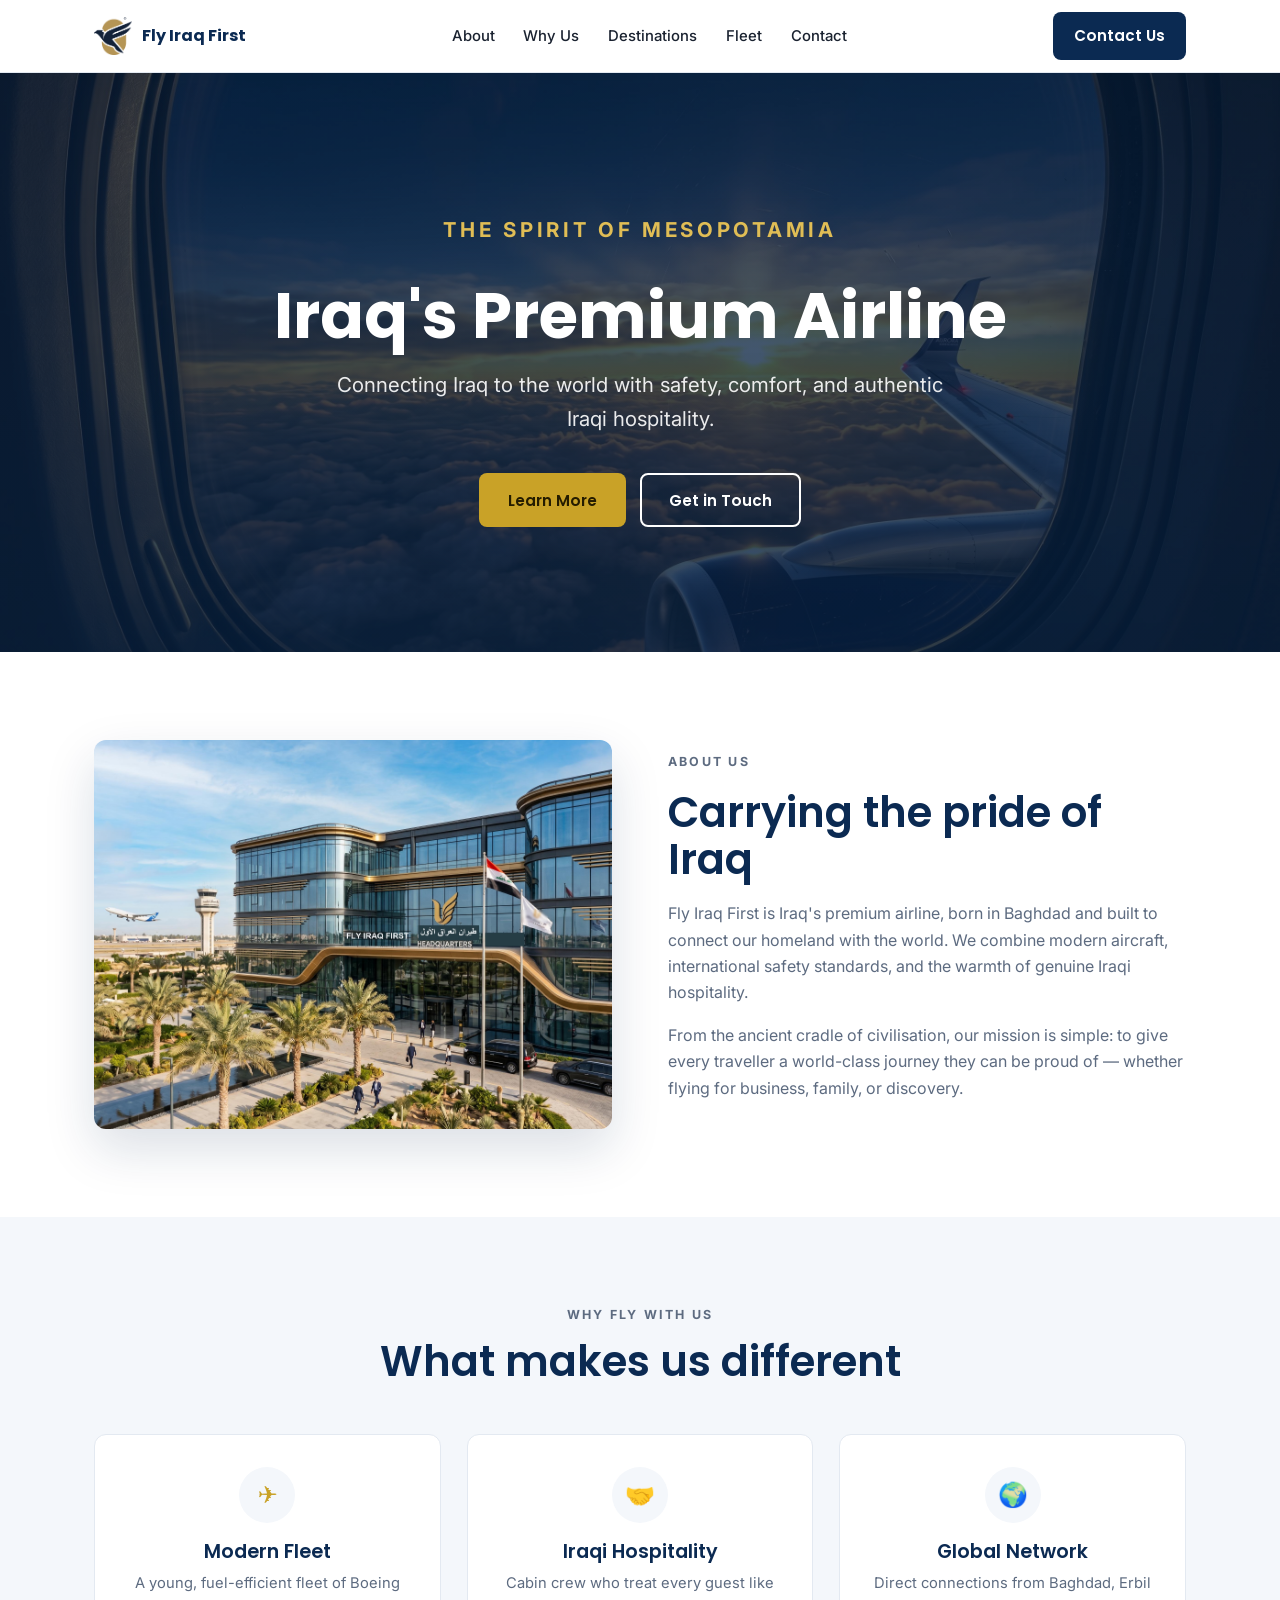
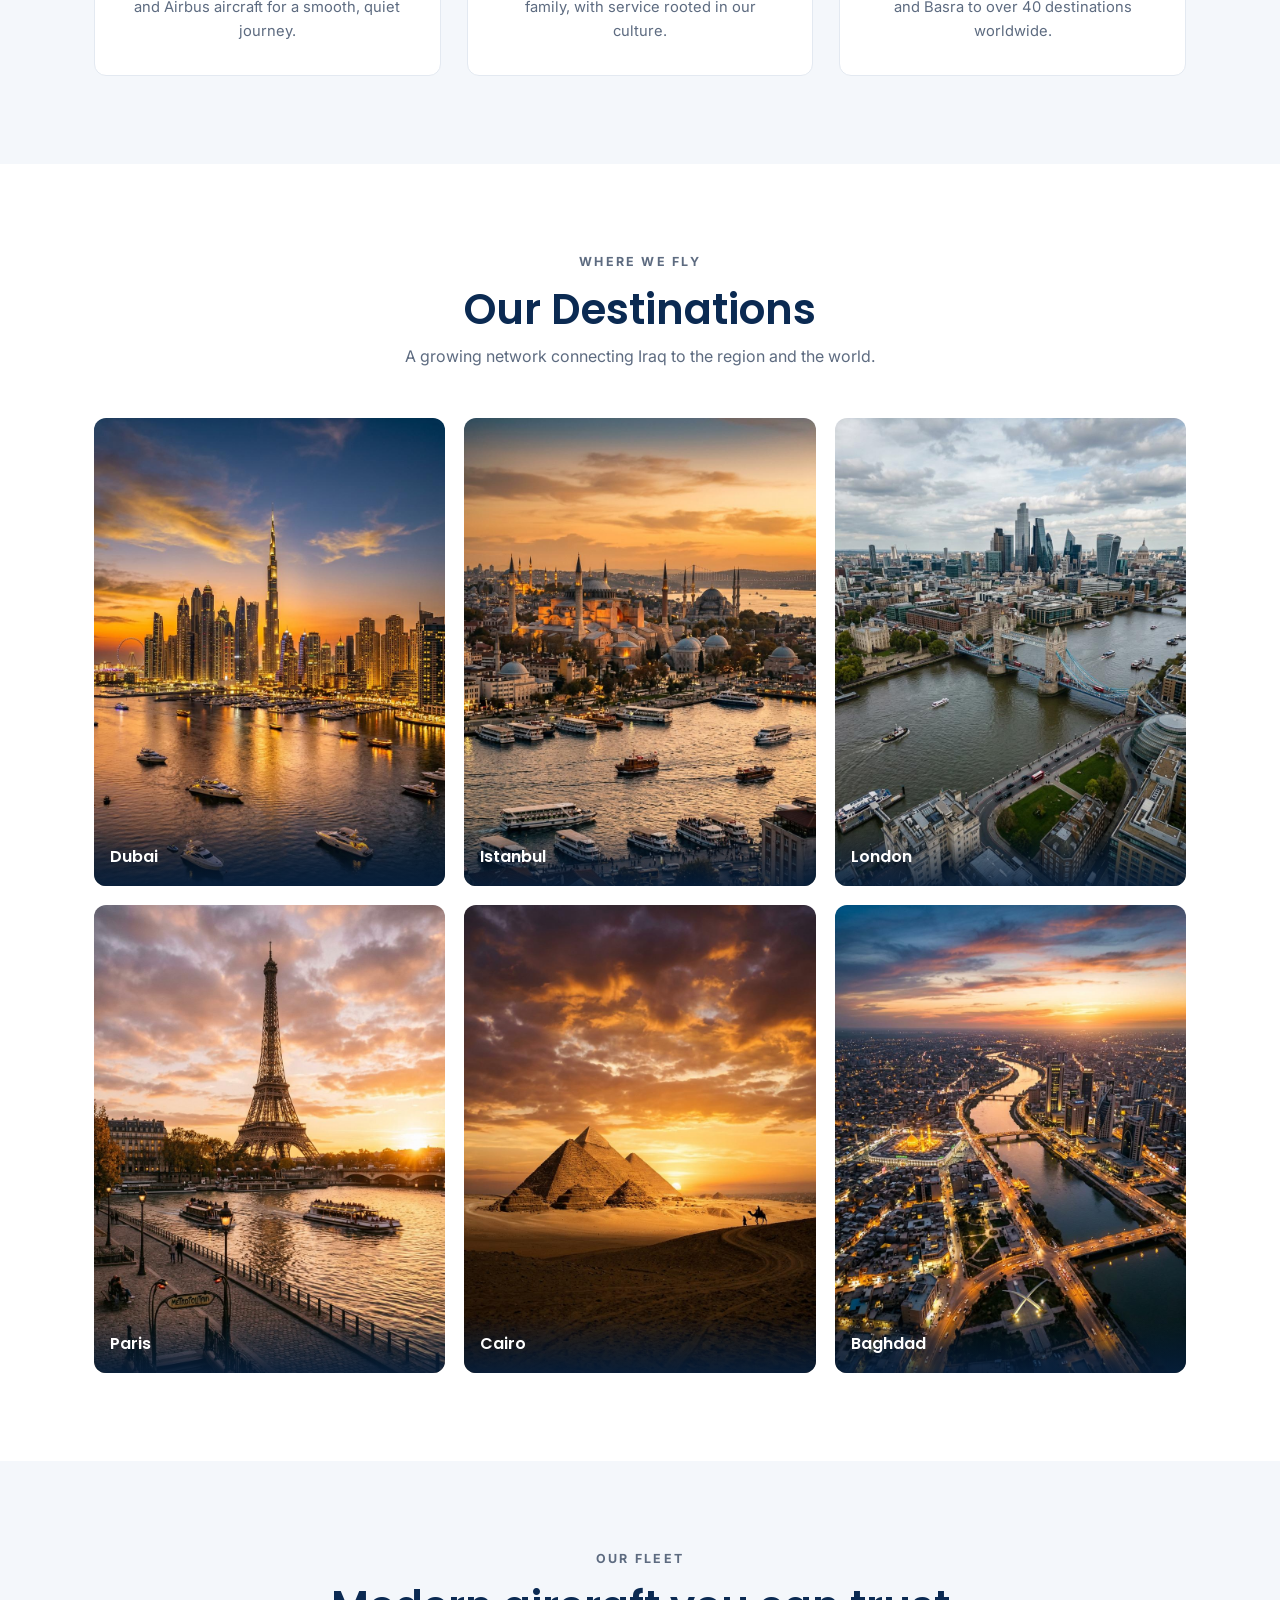
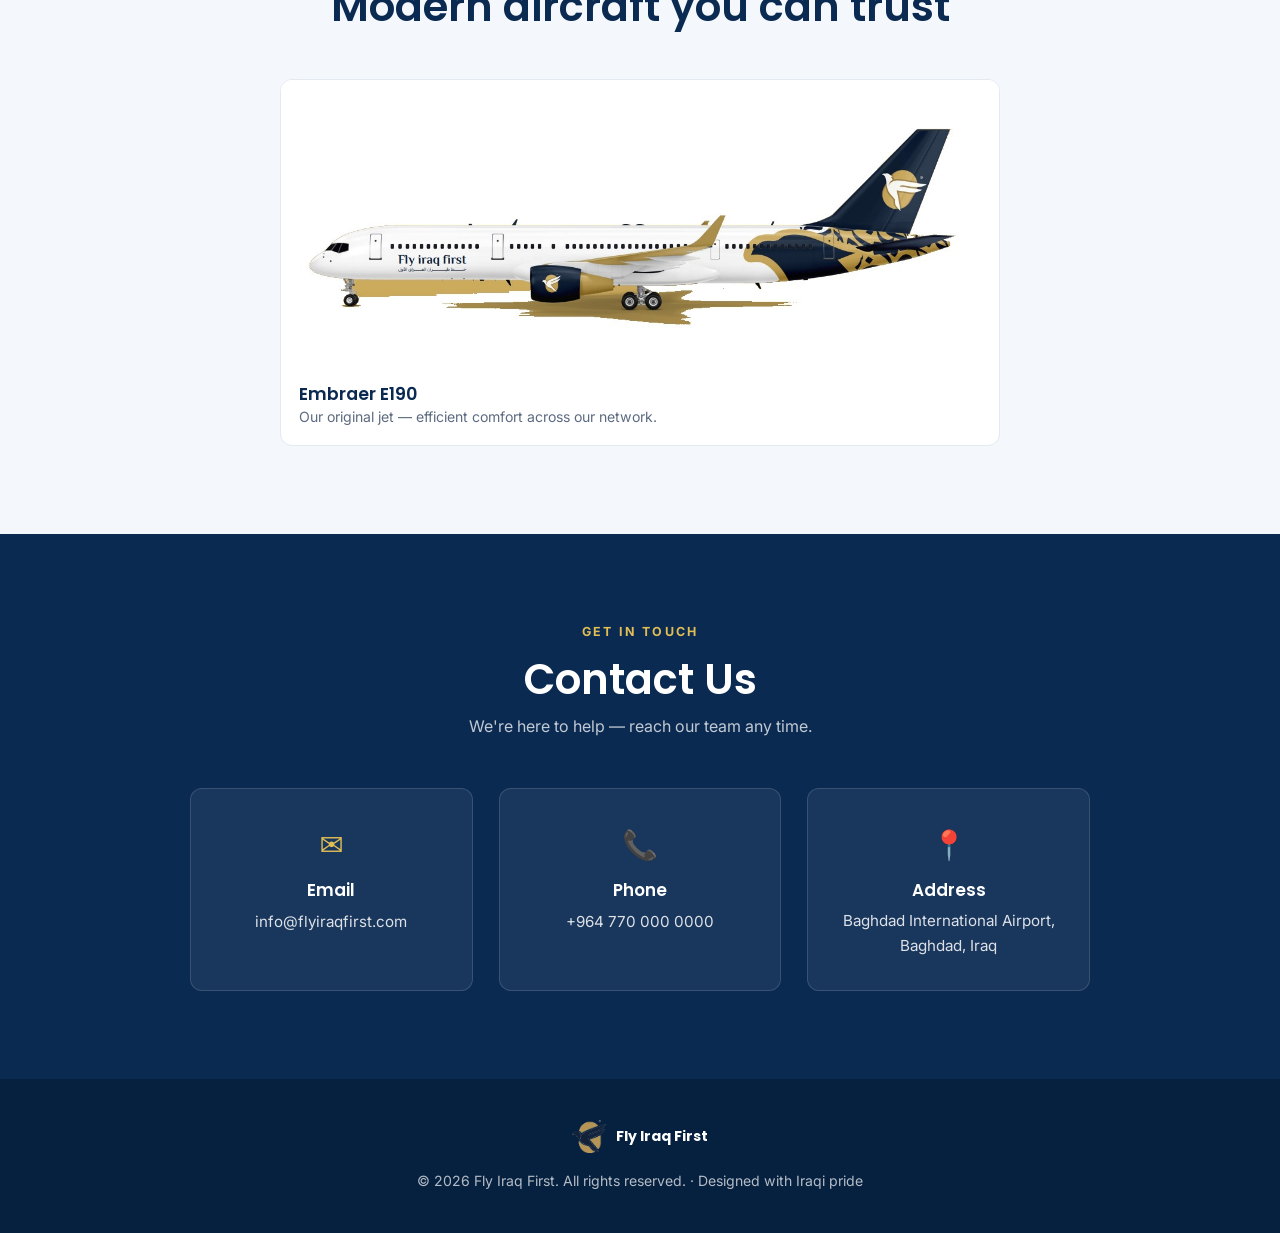
<file: flyiraq-v3/index.html>
<!doctype html>
<html lang="en">
  <head>
    <meta charset="UTF-8" />
    <meta name="viewport" content="width=device-width, initial-scale=1.0" />
    <title>Fly Iraq First — About Our Airline</title>
    <meta name="description" content="Fly Iraq First — Iraq's premium airline. Learn about who we are, the destinations we serve, our fleet, and how to reach us." />
    <meta name="theme-color" content="#0b2a52" />
    <meta property="og:type" content="website" />
    <meta property="og:title" content="Fly Iraq First — About Our Airline" />
    <meta property="og:description" content="Iraq's premium airline. Who we are, where we fly, and how to contact us." />
    <meta property="og:image" content="images/hero-bg.jpg" />
    <link rel="icon" href="images/logo-transparent.png" type="image/png" />
    <link rel="preconnect" href="https://fonts.googleapis.com" />
    <link rel="preconnect" href="https://fonts.gstatic.com" crossorigin />
    <link href="https://fonts.googleapis.com/css2?family=Poppins:wght@400;500;600;700&family=Inter:wght@300;400;500;600&display=swap" rel="stylesheet" />
    <style>
      :root{
        --navy:#0b2a52; --navy-dark:#06203f; --gold:#c9a227; --gold-2:#e0bd55;
        --ink:#1a2230; --muted:#5d6b80; --bg:#ffffff; --soft:#f4f7fb; --line:#e3e9f1;
        --maxw:1140px; --head:"Poppins",system-ui,sans-serif; --body:"Inter",system-ui,sans-serif;
      }
      *{box-sizing:border-box;margin:0;padding:0}
      html{scroll-behavior:smooth;scroll-padding-top:80px}
      body{font-family:var(--body);color:var(--ink);background:var(--bg);line-height:1.65;-webkit-font-smoothing:antialiased}
      img{max-width:100%;display:block}
      a{color:inherit;text-decoration:none}
      h1,h2,h3,h4{font-family:var(--head);line-height:1.15;font-weight:600}
      .container{width:100%;max-width:var(--maxw);margin:0 auto;padding:0 24px}
      .btn{display:inline-flex;align-items:center;gap:.5rem;font-family:var(--head);font-weight:600;font-size:.95rem;padding:.8rem 1.7rem;border-radius:8px;cursor:pointer;border:2px solid transparent;transition:.2s}
      .btn-primary{background:var(--navy);color:#fff}
      .btn-primary:hover{background:var(--navy-dark)}
      .btn-gold{background:var(--gold);color:#241c00}
      .btn-gold:hover{background:var(--gold-2)}
      .btn-outline{border-color:#fff;color:#fff}
      .btn-outline:hover{background:#fff;color:var(--navy)}
      .eyebrow{text-transform:uppercase;letter-spacing:.18em;font-size:.78rem;font-weight:700;color:var(--gold);margin-bottom:.8rem}

      /* Header */
      header{position:sticky;top:0;z-index:50;background:#fff;border-bottom:1px solid var(--line)}
      .nav{display:flex;align-items:center;justify-content:space-between;height:72px}
      .brand{display:flex;align-items:center;gap:.6rem}
      .brand img{width:38px;height:38px;object-fit:contain}
      .brand span{font-family:var(--head);font-weight:700;color:var(--navy)}
      .menu{display:flex;gap:1.8rem}
      .menu a{font-weight:500;font-size:.93rem;color:var(--ink)}
      .menu a:hover{color:var(--navy)}
      .nav .btn{padding:.6rem 1.2rem}
      .burger{display:none;flex-direction:column;gap:5px;background:none;border:none;cursor:pointer;padding:6px}
      .burger span{width:24px;height:2px;background:var(--navy);border-radius:2px}

      /* Hero */
      .hero{position:relative;color:#fff;text-align:center;padding:140px 0 120px;background:linear-gradient(rgba(6,32,63,.7),rgba(6,32,63,.82)),url('images/hero-bg.jpg') center/cover}
      .hero h1{font-size:clamp(2.4rem,5.5vw,4rem);font-weight:700;margin-bottom:1rem}
      .hero p{font-size:clamp(1.05rem,1.6vw,1.3rem);color:rgba(255,255,255,.9);max-width:620px;margin:0 auto 2rem}
      .hero .btn{margin:.3rem}

      /* Sections */
      section{padding:88px 0}
      .soft{background:var(--soft)}
      .head{text-align:center;max-width:680px;margin:0 auto 3rem}
      .head h2{font-size:clamp(1.9rem,3.5vw,2.6rem);color:var(--navy);margin-bottom:.6rem}
      .head p{color:var(--muted)}

      /* About */
      .about{display:grid;grid-template-columns:1fr 1fr;gap:3.5rem;align-items:center}
      .about img{border-radius:12px;box-shadow:0 20px 50px rgba(11,42,82,.15);aspect-ratio:4/3;object-fit:cover}
      .about h2{font-size:clamp(1.9rem,3.5vw,2.6rem);color:var(--navy);margin:.3rem 0 1rem}
      .about p{color:var(--muted);margin-bottom:1rem}

      /* Feature cards */
      .cards{display:grid;grid-template-columns:repeat(3,1fr);gap:1.6rem}
      .card{background:#fff;border:1px solid var(--line);border-radius:12px;padding:2rem;text-align:center;transition:.2s}
      .card:hover{transform:translateY(-6px);box-shadow:0 20px 40px rgba(11,42,82,.1)}
      .card .ico{width:56px;height:56px;border-radius:50%;background:var(--soft);display:flex;align-items:center;justify-content:center;font-size:1.5rem;margin:0 auto 1.1rem;color:var(--gold)}
      .card h3{color:var(--navy);font-size:1.2rem;margin-bottom:.5rem}
      .card p{color:var(--muted);font-size:.92rem}

      /* Destinations (info only) */
      .dests{display:grid;grid-template-columns:repeat(3,1fr);gap:1.2rem}
      .dest{position:relative;border-radius:12px;overflow:hidden;aspect-ratio:3/4}
      .dest img{width:100%;height:100%;object-fit:cover;transition:transform .5s}
      .dest:hover img{transform:scale(1.08)}
      .dest span{position:absolute;left:0;right:0;bottom:0;padding:1rem;color:#fff;font-family:var(--head);font-weight:600;background:linear-gradient(transparent,rgba(6,32,63,.85))}

      /* Fleet */
      .fleet{display:grid;grid-template-columns:minmax(0,720px);justify-content:center;gap:1.6rem}
      .fleet figure{border-radius:12px;overflow:hidden;border:1px solid var(--line);background:#fff}
      .fleet img{aspect-ratio:5/2;object-fit:contain;width:100%;background:#fff;padding:10px}
      .fleet figcaption{padding:1.1rem}
      .fleet h3{color:var(--navy);font-size:1.1rem}
      .fleet p{color:var(--muted);font-size:.88rem}

      /* Contact */
      .contact{background:var(--navy);color:#fff}
      .contact .head h2{color:#fff}
      .contact .head p{color:rgba(255,255,255,.75)}
      .contact-grid{display:grid;grid-template-columns:repeat(3,1fr);gap:1.6rem;max-width:900px;margin:0 auto}
      .contact-item{background:rgba(255,255,255,.06);border:1px solid rgba(255,255,255,.14);border-radius:12px;padding:2rem;text-align:center}
      .contact-item .ico{font-size:1.8rem;color:var(--gold-2);margin-bottom:.8rem}
      .contact-item h3{font-size:1.05rem;margin-bottom:.5rem}
      .contact-item a,.contact-item p{color:rgba(255,255,255,.85);font-size:.95rem;word-break:break-word}
      .contact-item a:hover{color:var(--gold-2)}

      /* Footer */
      footer{background:var(--navy-dark);color:rgba(255,255,255,.7);padding:40px 0;text-align:center;font-size:.88rem}
      footer .brand{justify-content:center;margin-bottom:1rem}
      footer .brand span{color:#fff}

      @media(max-width:900px){
        .menu,.nav>.btn{display:none}.burger{display:flex}
        .menu.open{display:flex;flex-direction:column;gap:0;position:absolute;top:72px;left:0;right:0;background:#fff;border-bottom:1px solid var(--line);padding:.5rem 24px 1rem}
        .menu.open a{padding:.9rem 0;border-bottom:1px solid var(--line)}
        .about{grid-template-columns:1fr}.cards,.fleet,.contact-grid{grid-template-columns:1fr}.dests{grid-template-columns:1fr 1fr}
        section{padding:60px 0}
      }
    </style>
  </head>
  <body id="top">
    <header>
      <div class="container nav">
        <a class="brand" href="#top"><img src="images/logo-transparent.png" alt="Fly Iraq First logo" /><span>Fly Iraq First</span></a>
        <nav class="menu" id="menu">
          <a href="#about">About</a>
          <a href="#why">Why Us</a>
          <a href="#destinations">Destinations</a>
          <a href="#fleet">Fleet</a>
          <a href="#contact">Contact</a>
        </nav>
        <a href="#contact" class="btn btn-primary">Contact Us</a>
        <button class="burger" id="burger" aria-label="Menu"><span></span><span></span><span></span></button>
      </div>
    </header>

    <!-- HERO -->
    <section class="hero">
      <div class="container">
        <p class="eyebrow" style="color:var(--gold-2)">The Spirit of Mesopotamia</p>
        <h1>Iraq's Premium Airline</h1>
        <p>Connecting Iraq to the world with safety, comfort, and authentic Iraqi hospitality.</p>
        <a href="#about" class="btn btn-gold">Learn More</a>
        <a href="#contact" class="btn btn-outline">Get in Touch</a>
      </div>
    </section>

    <!-- ABOUT US  (✏️ EDIT YOUR ABOUT TEXT BELOW) -->
    <section id="about">
      <div class="container about">
        <img src="images/baghdad-office.jpg" alt="Fly Iraq First" />
        <div>
          <p class="eyebrow">About Us</p>
          <h2>Carrying the pride of Iraq</h2>
          <!-- ✏️ EDIT: change the paragraphs below to your real "About Us" story -->
          <p>Fly Iraq First is Iraq's premium airline, born in Baghdad and built to connect our homeland with the world. We combine modern aircraft, international safety standards, and the warmth of genuine Iraqi hospitality.</p>
          <p>From the ancient cradle of civilisation, our mission is simple: to give every traveller a world-class journey they can be proud of — whether flying for business, family, or discovery.</p>
        </div>
      </div>
    </section>

    <!-- WHY US -->
    <section id="why" class="soft">
      <div class="container">
        <div class="head"><p class="eyebrow">Why Fly With Us</p><h2>What makes us different</h2></div>
        <div class="cards">
          <div class="card"><div class="ico">✈️</div><h3>Modern Fleet</h3><p>A young, fuel-efficient fleet of Boeing and Airbus aircraft for a smooth, quiet journey.</p></div>
          <div class="card"><div class="ico">🤝</div><h3>Iraqi Hospitality</h3><p>Cabin crew who treat every guest like family, with service rooted in our culture.</p></div>
          <div class="card"><div class="ico">🌍</div><h3>Global Network</h3><p>Direct connections from Baghdad, Erbil and Basra to over 40 destinations worldwide.</p></div>
        </div>
      </div>
    </section>

    <!-- DESTINATIONS (info only) -->
    <section id="destinations">
      <div class="container">
        <div class="head"><p class="eyebrow">Where We Fly</p><h2>Our Destinations</h2><p>A growing network connecting Iraq to the region and the world.</p></div>
        <div class="dests">
          <div class="dest"><img src="images/dest-dubai.jpg" alt="Dubai"><span>Dubai</span></div>
          <div class="dest"><img src="images/dest-istanbul.jpg" alt="Istanbul"><span>Istanbul</span></div>
          <div class="dest"><img src="images/dest-london.jpg" alt="London"><span>London</span></div>
          <div class="dest"><img src="images/dest-paris.jpg" alt="Paris"><span>Paris</span></div>
          <div class="dest"><img src="images/dest-cairo.jpg" alt="Cairo"><span>Cairo</span></div>
          <div class="dest"><img src="images/dest-baghdad.jpg" alt="Baghdad"><span>Baghdad</span></div>
        </div>
      </div>
    </section>

    <!-- FLEET -->
    <section id="fleet" class="soft">
      <div class="container">
        <div class="head"><p class="eyebrow">Our Fleet</p><h2>Modern aircraft you can trust</h2></div>
        <div class="fleet">
          <figure><img src="images/aircraft-e190.jpg" alt="Embraer E190 in Fly Iraq First livery"><figcaption><h3>Embraer E190</h3><p>Our original jet — efficient comfort across our network.</p></figcaption></figure>
        </div>
      </div>
    </section>

    <!-- CONTACT  (✏️ EDIT YOUR EMAIL / PHONE / ADDRESS BELOW) -->
    <section id="contact" class="contact">
      <div class="container">
        <div class="head"><p class="eyebrow" style="color:var(--gold-2)">Get in Touch</p><h2>Contact Us</h2><p>We're here to help — reach our team any time.</p></div>
        <div class="contact-grid">
          <div class="contact-item">
            <div class="ico">✉️</div><h3>Email</h3>
            <!-- ✏️ EDIT: replace with your real email -->
            <a href="mailto:info@flyiraqfirst.com">info@flyiraqfirst.com</a>
          </div>
          <div class="contact-item">
            <div class="ico">📞</div><h3>Phone</h3>
            <!-- ✏️ EDIT: replace with your real phone number -->
            <a href="tel:+9647700000000">+964 770 000 0000</a>
          </div>
          <div class="contact-item">
            <div class="ico">📍</div><h3>Address</h3>
            <!-- ✏️ EDIT: replace with your real address -->
            <p>Baghdad International Airport,<br />Baghdad, Iraq</p>
          </div>
        </div>
      </div>
    </section>

    <footer>
      <div class="container">
        <div class="brand"><img src="images/logo-transparent.png" alt="" style="width:34px;height:34px;object-fit:contain" /><span>Fly Iraq First</span></div>
        © 2026 Fly Iraq First. All rights reserved. · Designed with Iraqi pride
      </div>
    </footer>

    <script>
      // simple mobile menu toggle
      var b=document.getElementById('burger'), m=document.getElementById('menu');
      b.addEventListener('click',function(){m.classList.toggle('open');});
      m.querySelectorAll('a').forEach(function(a){a.addEventListener('click',function(){m.classList.remove('open');});});
    </script>
  </body>
</html>
</file>
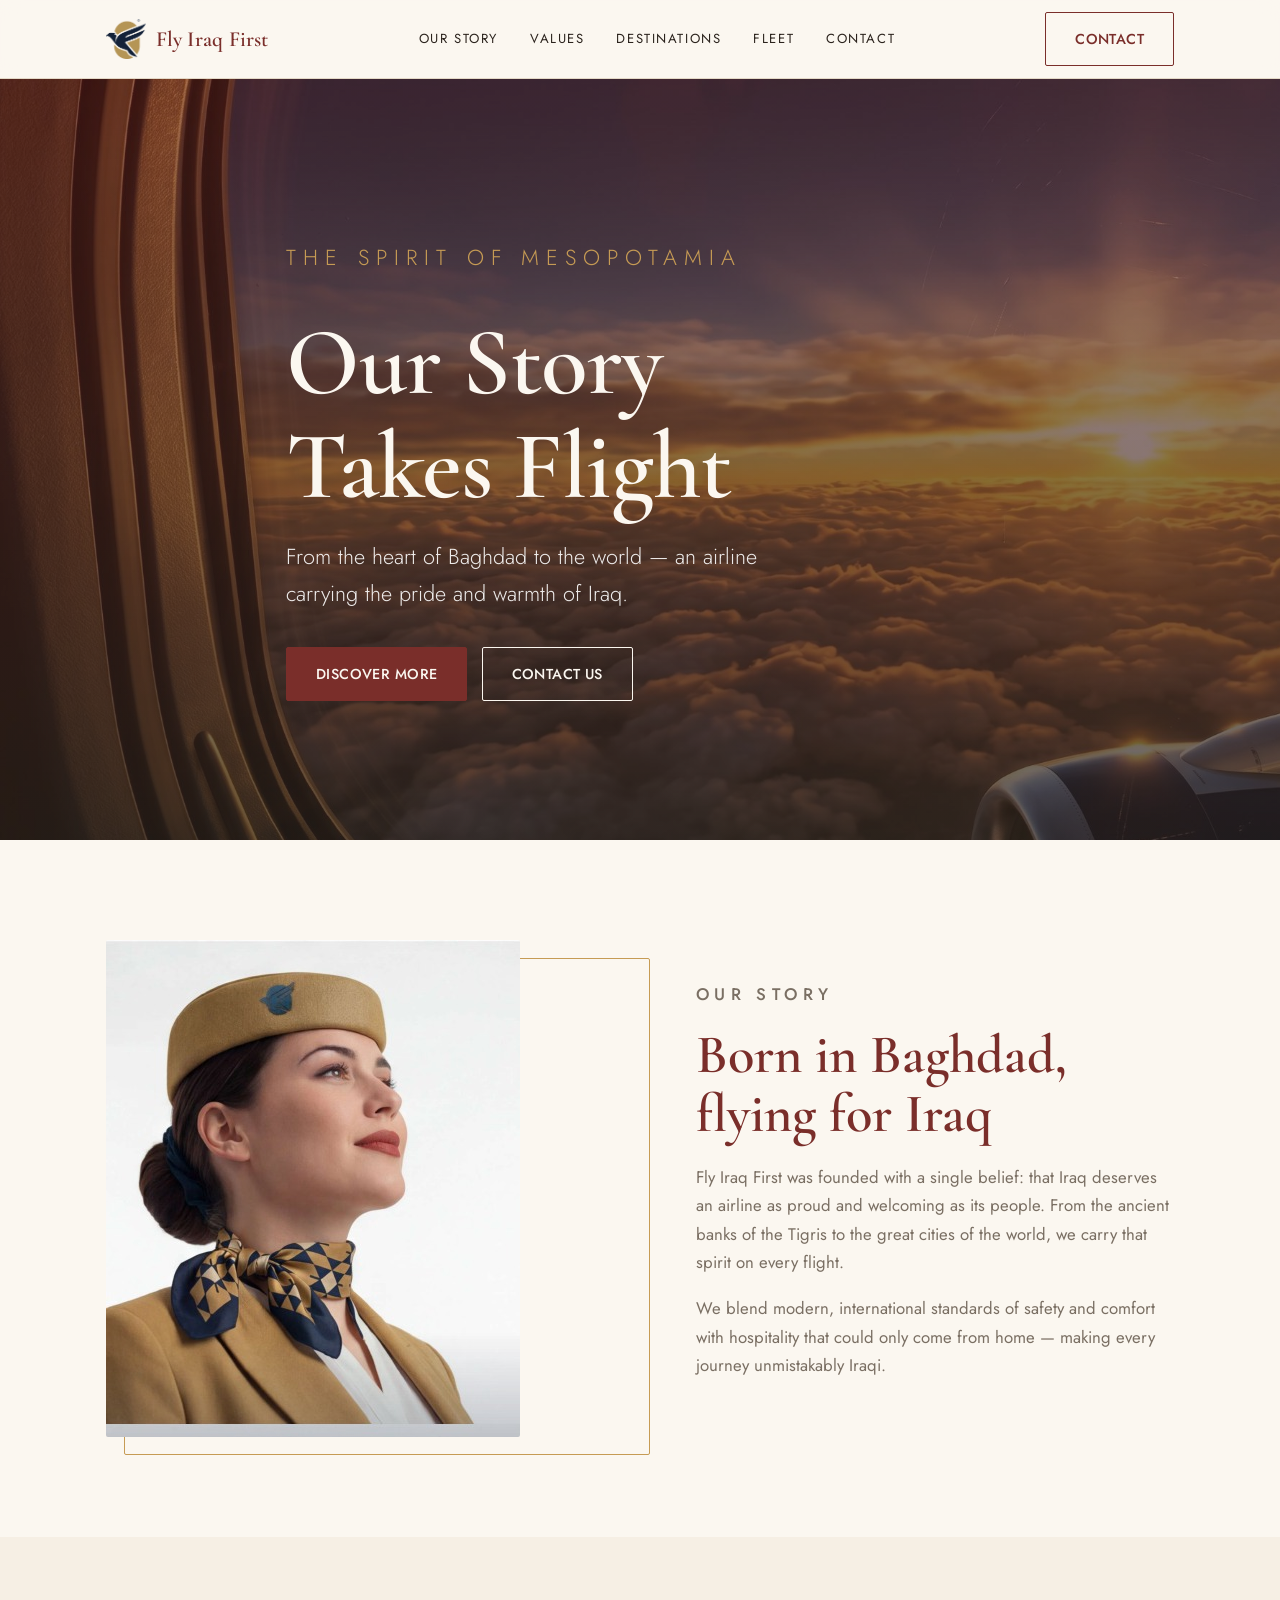
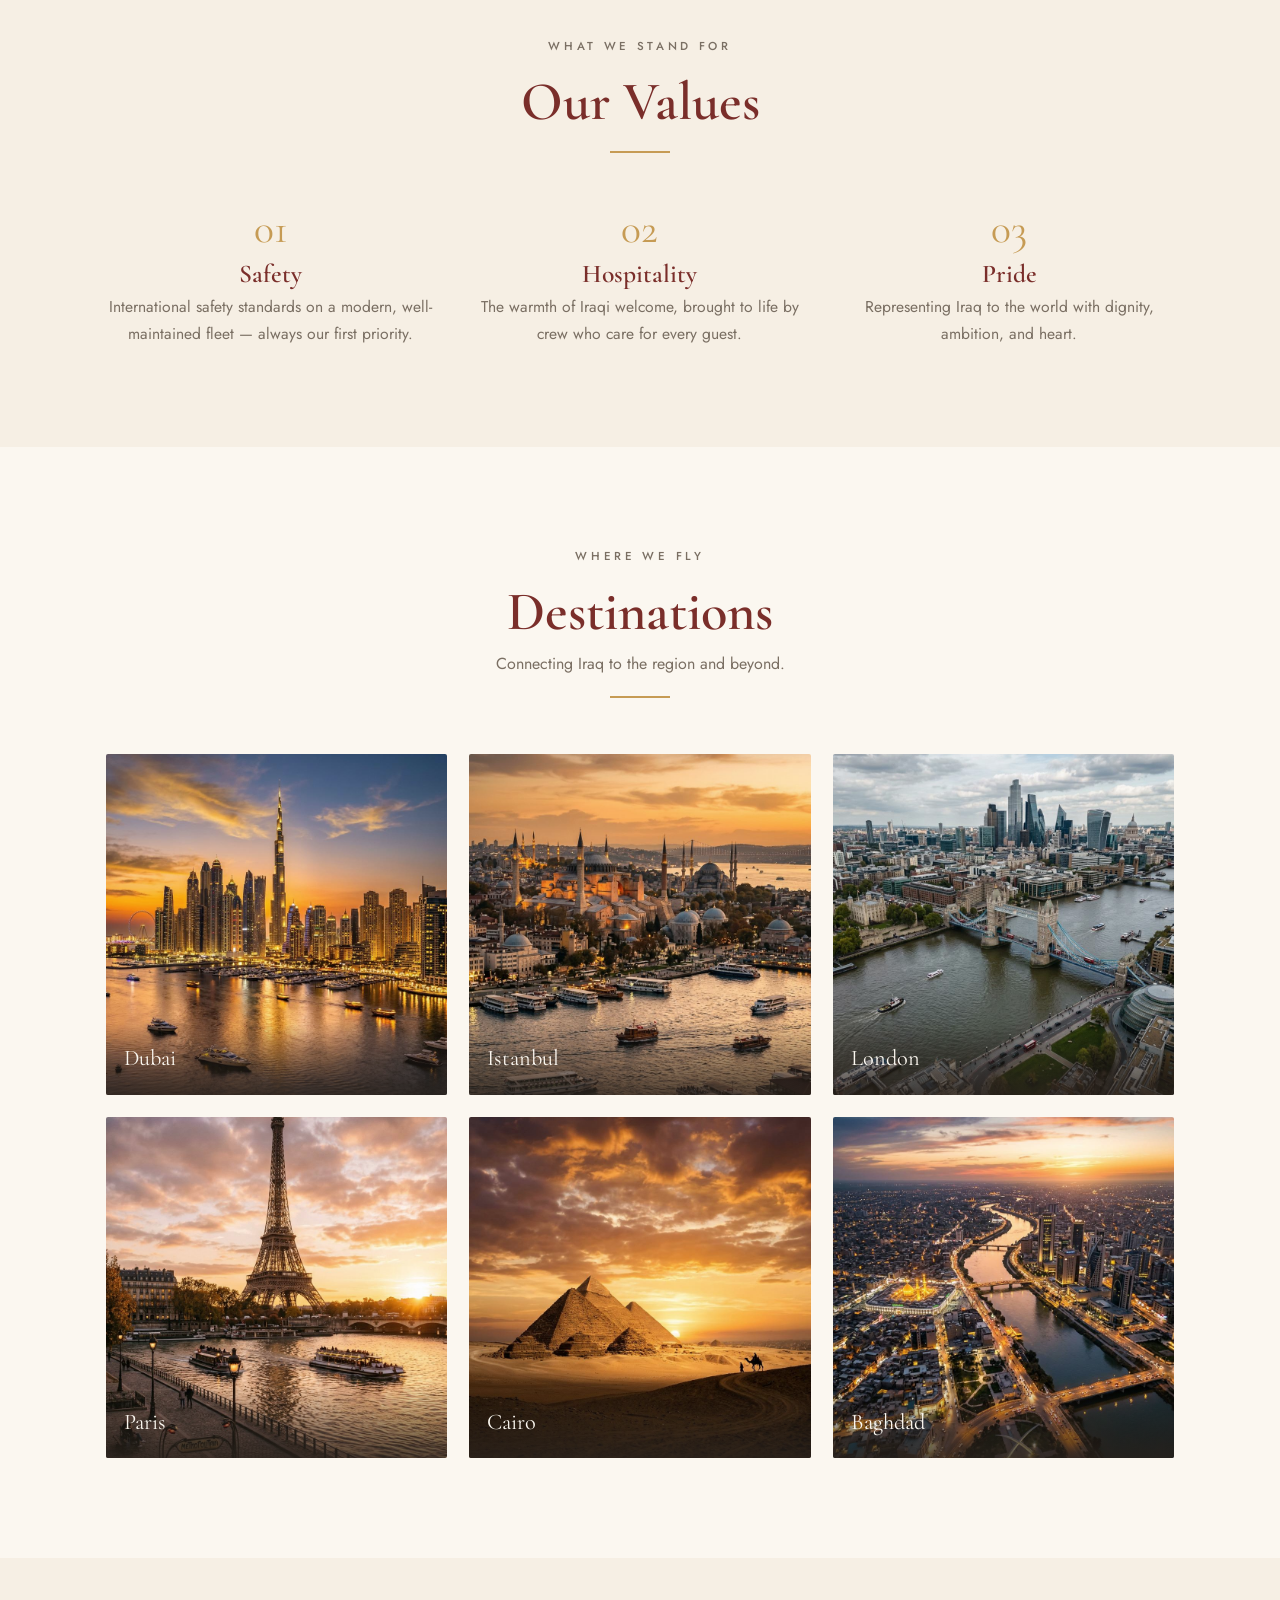
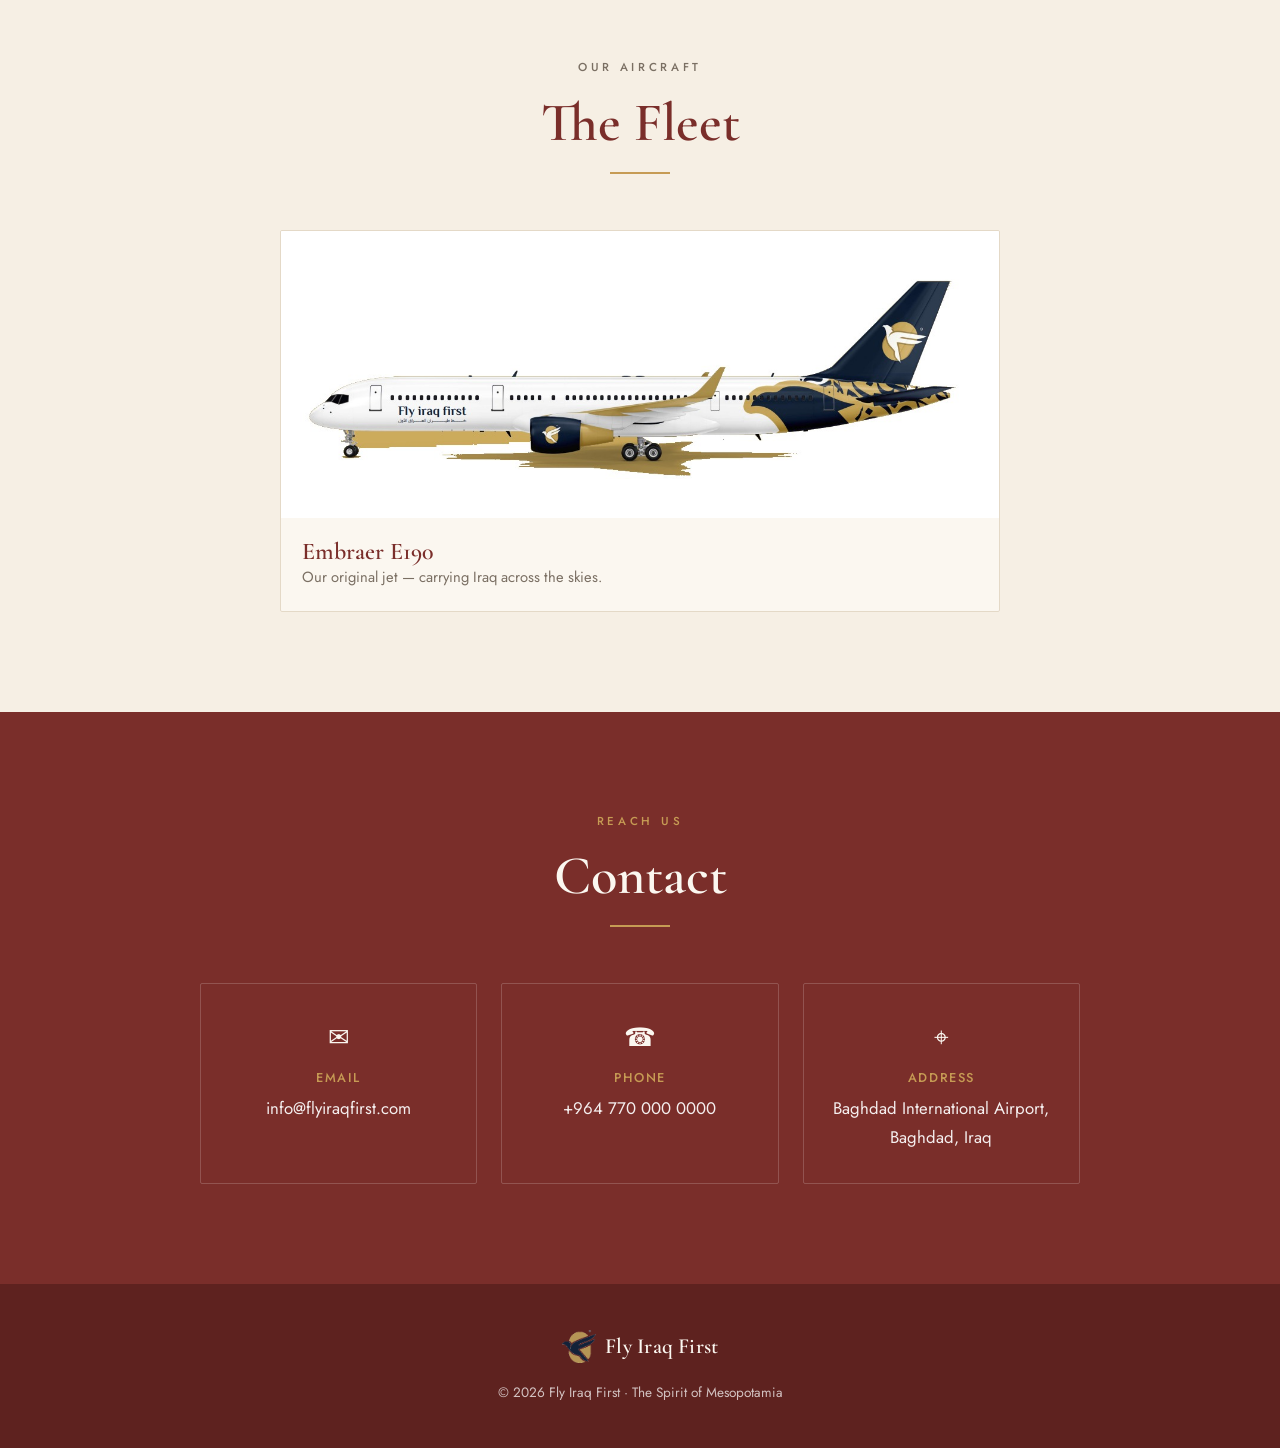
<file: flyiraq-v4/index.html>
<!doctype html>
<html lang="en">
  <head>
    <meta charset="UTF-8" />
    <meta name="viewport" content="width=device-width, initial-scale=1.0" />
    <title>Fly Iraq First — Our Story</title>
    <meta name="description" content="Fly Iraq First — Iraq's airline. Discover our story, the places we fly, our fleet, and how to contact us." />
    <meta name="theme-color" content="#7a2e2a" />
    <meta property="og:type" content="website" />
    <meta property="og:title" content="Fly Iraq First — Our Story" />
    <meta property="og:description" content="Iraq's airline. Our story, our destinations, and how to reach us." />
    <meta property="og:image" content="images/hero-bg.jpg" />
    <link rel="icon" href="images/logo-transparent.png" type="image/png" />
    <link rel="preconnect" href="https://fonts.googleapis.com" />
    <link rel="preconnect" href="https://fonts.gstatic.com" crossorigin />
    <link href="https://fonts.googleapis.com/css2?family=Cormorant+Garamond:wght@400;500;600;700&family=Jost:wght@300;400;500;600&display=swap" rel="stylesheet" />
    <style>
      :root{
        --maroon:#7a2e2a; --maroon-d:#5e221f; --terra:#b9602f; --gold:#c69b54;
        --sand:#f6efe4; --sand-2:#efe5d4; --cream:#fbf7f0; --ink:#2b231d; --muted:#7a6f63; --line:#e4d9c7;
        --maxw:1120px; --serif:"Cormorant Garamond",Georgia,serif; --sans:"Jost",system-ui,sans-serif;
      }
      *{box-sizing:border-box;margin:0;padding:0}
      html{scroll-behavior:smooth;scroll-padding-top:78px}
      body{font-family:var(--sans);color:var(--ink);background:var(--cream);line-height:1.7;-webkit-font-smoothing:antialiased}
      img{max-width:100%;display:block}
      a{color:inherit;text-decoration:none}
      h1,h2,h3{font-family:var(--serif);font-weight:600;line-height:1.08}
      .container{width:100%;max-width:var(--maxw);margin:0 auto;padding:0 26px}
      .btn{display:inline-flex;align-items:center;gap:.5rem;font-family:var(--sans);font-weight:500;letter-spacing:.03em;font-size:.9rem;text-transform:uppercase;padding:.85rem 1.8rem;border-radius:2px;cursor:pointer;border:1px solid var(--maroon);transition:.2s}
      .btn-fill{background:var(--maroon);color:var(--cream)}
      .btn-fill:hover{background:var(--maroon-d)}
      .btn-line{background:transparent;color:var(--maroon)}
      .btn-line:hover{background:var(--maroon);color:var(--cream)}
      .hero .btn-line{border-color:var(--cream);color:var(--cream)}
      .hero .btn-line:hover{background:var(--cream);color:var(--maroon)}
      .eyebrow{font-family:var(--sans);text-transform:uppercase;letter-spacing:.32em;font-size:.72rem;font-weight:500;color:var(--terra);margin-bottom:1rem}

      header{position:sticky;top:0;z-index:50;background:rgba(251,247,240,.9);backdrop-filter:blur(10px);border-bottom:1px solid var(--line)}
      .nav{display:flex;align-items:center;justify-content:space-between;height:78px}
      .brand{display:flex;align-items:center;gap:.6rem}
      .brand img{width:40px;height:40px;object-fit:contain}
      .brand span{font-family:var(--serif);font-size:1.35rem;font-weight:600;color:var(--maroon);letter-spacing:.01em}
      .menu{display:flex;gap:2rem}
      .menu a{font-size:.82rem;text-transform:uppercase;letter-spacing:.12em;color:var(--ink);font-weight:400}
      .menu a:hover{color:var(--maroon)}
      .burger{display:none;flex-direction:column;gap:5px;background:none;border:none;cursor:pointer;padding:6px}
      .burger span{width:24px;height:1.5px;background:var(--maroon)}

      /* Hero */
      .hero{position:relative;color:var(--cream);padding:160px 0 130px;background:linear-gradient(rgba(94,34,31,.55),rgba(43,35,29,.7)),url('images/hero-bg.jpg') center/cover}
      .hero-inner{max-width:760px}
      .hero h1{font-size:clamp(3rem,8vw,6rem);font-weight:600;margin-bottom:1.2rem;letter-spacing:-.01em}
      .hero p{font-size:clamp(1.1rem,1.7vw,1.4rem);color:rgba(255,255,255,.9);max-width:540px;margin-bottom:2.2rem;font-weight:300}
      .hero .btn{margin-right:.6rem;margin-bottom:.6rem}

      section{padding:100px 0}
      .sand{background:var(--sand)}
      .head{max-width:680px;margin:0 auto 3.5rem;text-align:center}
      .head h2{font-size:clamp(2.2rem,4.5vw,3.4rem);color:var(--maroon);margin-bottom:.5rem}
      .head p{color:var(--muted)}
      .rule{width:60px;height:2px;background:var(--gold);margin:1.2rem auto 0}

      /* About */
      .about{display:grid;grid-template-columns:1.1fr 1fr;gap:4rem;align-items:center}
      .about-media{position:relative}
      .about-media img{aspect-ratio:4/5;object-fit:cover;border-radius:2px}
      .about-media::after{content:"";position:absolute;inset:18px -18px -18px 18px;border:1px solid var(--gold);z-index:-1;border-radius:2px}
      .about h2{font-size:clamp(2.2rem,4.5vw,3.4rem);color:var(--maroon);margin:.4rem 0 1.2rem}
      .about p{color:var(--muted);margin-bottom:1.1rem;font-size:1.05rem}

      /* Values */
      .values{display:grid;grid-template-columns:repeat(3,1fr);gap:2.5rem}
      .value{text-align:center}
      .value .num{font-family:var(--serif);font-size:2.6rem;color:var(--gold);line-height:1}
      .value h3{font-size:1.6rem;color:var(--maroon);margin:.6rem 0 .4rem}
      .value p{color:var(--muted);font-size:.98rem}

      /* Destinations */
      .dests{display:grid;grid-template-columns:repeat(3,1fr);gap:1.4rem}
      .dest{position:relative;overflow:hidden;aspect-ratio:1;border-radius:2px}
      .dest img{width:100%;height:100%;object-fit:cover;transition:transform .6s;filter:saturate(.92)}
      .dest:hover img{transform:scale(1.07)}
      .dest span{position:absolute;left:0;right:0;bottom:0;padding:1.1rem;color:var(--cream);font-family:var(--serif);font-size:1.4rem;background:linear-gradient(transparent,rgba(43,35,29,.8))}

      /* Fleet strip */
      .fleet{display:grid;grid-template-columns:minmax(0,720px);justify-content:center;gap:1.6rem}
      .fleet figure{background:var(--cream);border:1px solid var(--line);border-radius:2px;overflow:hidden}
      .fleet img{aspect-ratio:5/2;object-fit:contain;width:100%;background:#fff;padding:10px}
      .fleet figcaption{padding:1.3rem}
      .fleet h3{color:var(--maroon);font-size:1.5rem}
      .fleet p{color:var(--muted);font-size:.92rem}

      /* Contact */
      .contact{background:var(--maroon);color:var(--cream)}
      .contact .head h2{color:var(--cream)}
      .contact .head p{color:rgba(255,255,255,.8)}
      .contact .rule{background:var(--gold)}
      .contact-grid{display:grid;grid-template-columns:repeat(3,1fr);gap:1.5rem;max-width:880px;margin:0 auto}
      .ci{text-align:center;padding:2rem 1rem;border:1px solid rgba(255,255,255,.18);border-radius:2px}
      .ci .ico{font-size:1.6rem;margin-bottom:.7rem}
      .ci h3{font-family:var(--sans);text-transform:uppercase;letter-spacing:.12em;font-size:.8rem;font-weight:500;margin-bottom:.6rem;color:var(--gold)}
      .ci a,.ci p{color:rgba(255,255,255,.92);font-size:1.05rem;word-break:break-word}
      .ci a:hover{color:var(--gold)}

      footer{background:var(--maroon-d);color:rgba(255,255,255,.72);text-align:center;padding:44px 0;font-size:.85rem}
      footer .brand{justify-content:center;margin-bottom:1rem}
      footer .brand span{color:var(--cream)}

      @media(max-width:900px){
        .menu,.nav>.btn{display:none}.burger{display:flex}
        .menu.open{display:flex;flex-direction:column;gap:0;position:absolute;top:78px;left:0;right:0;background:var(--cream);border-bottom:1px solid var(--line);padding:.5rem 26px 1rem}
        .menu.open a{padding:.9rem 0;border-bottom:1px solid var(--line)}
        .about,.values,.dests,.fleet,.contact-grid{grid-template-columns:1fr}
        .dests{grid-template-columns:1fr 1fr}
        section{padding:64px 0}
      }
    </style>
  </head>
  <body id="top">
    <header>
      <div class="container nav">
        <a class="brand" href="#top"><img src="images/logo-transparent.png" alt="Fly Iraq First logo" /><span>Fly Iraq First</span></a>
        <nav class="menu" id="menu">
          <a href="#about">Our Story</a>
          <a href="#values">Values</a>
          <a href="#destinations">Destinations</a>
          <a href="#fleet">Fleet</a>
          <a href="#contact">Contact</a>
        </nav>
        <a href="#contact" class="btn btn-line">Contact</a>
        <button class="burger" id="burger" aria-label="Menu"><span></span><span></span><span></span></button>
      </div>
    </header>

    <!-- HERO -->
    <section class="hero">
      <div class="container hero-inner">
        <p class="eyebrow" style="color:var(--gold)">The Spirit of Mesopotamia</p>
        <h1>Our Story<br />Takes Flight</h1>
        <p>From the heart of Baghdad to the world — an airline carrying the pride and warmth of Iraq.</p>
        <a href="#about" class="btn btn-fill">Discover More</a>
        <a href="#contact" class="btn btn-line">Contact Us</a>
      </div>
    </section>

    <!-- OUR STORY  (✏️ EDIT YOUR ABOUT TEXT BELOW) -->
    <section id="about">
      <div class="container about">
        <div class="about-media"><img src="images/crew-uniform.jpg" alt="Fly Iraq First crew" /></div>
        <div>
          <p class="eyebrow">Our Story</p>
          <h2>Born in Baghdad,<br />flying for Iraq</h2>
          <!-- ✏️ EDIT: change the paragraphs below to your real story -->
          <p>Fly Iraq First was founded with a single belief: that Iraq deserves an airline as proud and welcoming as its people. From the ancient banks of the Tigris to the great cities of the world, we carry that spirit on every flight.</p>
          <p>We blend modern, international standards of safety and comfort with hospitality that could only come from home — making every journey unmistakably Iraqi.</p>
        </div>
      </div>
    </section>

    <!-- VALUES -->
    <section id="values" class="sand">
      <div class="container">
        <div class="head"><p class="eyebrow">What We Stand For</p><h2>Our Values</h2><div class="rule"></div></div>
        <div class="values">
          <div class="value"><div class="num">01</div><h3>Safety</h3><p>International safety standards on a modern, well-maintained fleet — always our first priority.</p></div>
          <div class="value"><div class="num">02</div><h3>Hospitality</h3><p>The warmth of Iraqi welcome, brought to life by crew who care for every guest.</p></div>
          <div class="value"><div class="num">03</div><h3>Pride</h3><p>Representing Iraq to the world with dignity, ambition, and heart.</p></div>
        </div>
      </div>
    </section>

    <!-- DESTINATIONS (info only) -->
    <section id="destinations">
      <div class="container">
        <div class="head"><p class="eyebrow">Where We Fly</p><h2>Destinations</h2><p>Connecting Iraq to the region and beyond.</p><div class="rule"></div></div>
        <div class="dests">
          <div class="dest"><img src="images/dest-dubai.jpg" alt="Dubai"><span>Dubai</span></div>
          <div class="dest"><img src="images/dest-istanbul.jpg" alt="Istanbul"><span>Istanbul</span></div>
          <div class="dest"><img src="images/dest-london.jpg" alt="London"><span>London</span></div>
          <div class="dest"><img src="images/dest-paris.jpg" alt="Paris"><span>Paris</span></div>
          <div class="dest"><img src="images/dest-cairo.jpg" alt="Cairo"><span>Cairo</span></div>
          <div class="dest"><img src="images/dest-baghdad.jpg" alt="Baghdad"><span>Baghdad</span></div>
        </div>
      </div>
    </section>

    <!-- FLEET -->
    <section id="fleet" class="sand">
      <div class="container">
        <div class="head"><p class="eyebrow">Our Aircraft</p><h2>The Fleet</h2><div class="rule"></div></div>
        <div class="fleet">
          <figure><img src="images/aircraft-e190.jpg" alt="Embraer E190 in Fly Iraq First livery"><figcaption><h3>Embraer E190</h3><p>Our original jet — carrying Iraq across the skies.</p></figcaption></figure>
        </div>
      </div>
    </section>

    <!-- CONTACT  (✏️ EDIT YOUR EMAIL / PHONE / ADDRESS BELOW) -->
    <section id="contact" class="contact">
      <div class="container">
        <div class="head"><p class="eyebrow" style="color:var(--gold)">Reach Us</p><h2>Contact</h2><div class="rule"></div></div>
        <div class="contact-grid">
          <div class="ci"><div class="ico">✉</div><h3>Email</h3>
            <!-- ✏️ EDIT: your real email -->
            <a href="mailto:info@flyiraqfirst.com">info@flyiraqfirst.com</a></div>
          <div class="ci"><div class="ico">☎</div><h3>Phone</h3>
            <!-- ✏️ EDIT: your real phone -->
            <a href="tel:+9647700000000">+964 770 000 0000</a></div>
          <div class="ci"><div class="ico">⌖</div><h3>Address</h3>
            <!-- ✏️ EDIT: your real address -->
            <p>Baghdad International Airport, Baghdad, Iraq</p></div>
        </div>
      </div>
    </section>

    <footer>
      <div class="container">
        <div class="brand"><img src="images/logo-transparent.png" alt="" style="width:34px;height:34px;object-fit:contain" /><span>Fly Iraq First</span></div>
        © 2026 Fly Iraq First · The Spirit of Mesopotamia
      </div>
    </footer>

    <script>
      var b=document.getElementById('burger'), m=document.getElementById('menu');
      b.addEventListener('click',function(){m.classList.toggle('open');});
      m.querySelectorAll('a').forEach(function(a){a.addEventListener('click',function(){m.classList.remove('open');});});
    </script>
  </body>
</html>
</file>
<file: flyiraq-v1/css/styles.css>
/* ===========================================================
   Fly Iraq First — v1 (Dark Luxury) · hand-coded rebuild
   Deep navy + gold · Playfair Display serif + Inter
   =========================================================== */
:root{
  --navy-900:#070d1f; --navy-800:#0a1226; --navy-700:#0f1a38; --navy-600:#16244c;
  --gold:#c9a227; --gold-2:#e7c869; --gold-soft:#d9bd6a;
  --ink:#eef1f7; --muted:#9aa6c0; --line:rgba(255,255,255,.12);
  --radius:16px; --radius-sm:10px; --maxw:1200px;
  --serif:"Playfair Display",Georgia,serif; --sans:"Inter",system-ui,sans-serif;
  --shadow:0 24px 60px rgba(0,0,0,.45);
}
*{box-sizing:border-box;margin:0;padding:0}
html{scroll-behavior:smooth;scroll-padding-top:88px}
body{font-family:var(--sans);background:var(--navy-800);color:var(--ink);line-height:1.6;-webkit-font-smoothing:antialiased}
img{max-width:100%;display:block}
a{color:inherit;text-decoration:none}
h1,h2,h3{font-family:var(--serif);font-weight:700;line-height:1.12}
.container{width:100%;max-width:var(--maxw);margin:0 auto;padding:0 24px}

.btn{display:inline-flex;align-items:center;justify-content:center;gap:.5rem;font-family:var(--sans);font-weight:600;font-size:.95rem;padding:.85rem 1.7rem;border-radius:999px;border:1px solid transparent;cursor:pointer;transition:transform .15s,background .2s,color .2s}
.btn:hover{transform:translateY(-2px)}
.btn-gold{background:linear-gradient(135deg,var(--gold),var(--gold-2));color:#241c00;box-shadow:0 8px 24px rgba(201,162,39,.35)}
.btn-outline{background:transparent;color:var(--ink);border-color:rgba(255,255,255,.4)}
.btn-outline:hover{border-color:var(--gold);color:var(--gold-2)}
.btn-sm{padding:.6rem 1.2rem;font-size:.85rem}
.btn-lg{padding:1rem 2.1rem;font-size:1.02rem}

.promo-bar{background:var(--navy-900);color:var(--muted);text-align:center;font-size:.85rem;padding:.55rem 1rem}
.promo-bar strong{color:var(--gold-2)} .promo-bar a{color:var(--gold-2)}

.site-header{position:sticky;top:0;z-index:50;background:rgba(10,18,38,.7);backdrop-filter:blur(12px);border-bottom:1px solid transparent;transition:.25s}
.site-header.scrolled{background:rgba(7,13,31,.95);border-color:var(--line)}
.header-inner{display:flex;align-items:center;justify-content:space-between;height:74px}
.brand{display:flex;align-items:center;gap:.6rem}
.brand-mark{width:40px;height:40px;object-fit:contain}
.brand-text{font-family:var(--serif);font-weight:700;letter-spacing:.04em;font-size:1.1rem;color:var(--ink)}
.main-nav{display:flex;gap:2rem}
.main-nav a{font-size:.9rem;font-weight:500;letter-spacing:.04em;text-transform:uppercase;color:var(--muted);position:relative;padding:.25rem 0}
.main-nav a:hover{color:var(--ink)}
.main-nav a::after{content:"";position:absolute;left:0;bottom:-3px;width:0;height:1px;background:var(--gold);transition:width .25s}
.main-nav a:hover::after{width:100%}
.header-actions{display:flex;align-items:center;gap:1rem}
.lang-switch{display:flex;border:1px solid var(--line);border-radius:999px;overflow:hidden}
.lang-switch button{border:none;background:transparent;color:var(--muted);padding:.4rem .7rem;font-size:.78rem;cursor:pointer;font-family:var(--sans)}
.lang-switch button.active{background:var(--gold);color:#241c00}
.nav-toggle{display:none;flex-direction:column;gap:5px;background:none;border:none;cursor:pointer;padding:6px}
.nav-toggle span{width:24px;height:2px;background:var(--ink);border-radius:2px;transition:.3s}
.nav-toggle.open span:nth-child(1){transform:translateY(7px) rotate(45deg)}
.nav-toggle.open span:nth-child(2){opacity:0}
.nav-toggle.open span:nth-child(3){transform:translateY(-7px) rotate(-45deg)}

/* Hero */
.hero{position:relative;min-height:92vh;display:flex;align-items:center;overflow:hidden;padding:90px 0 60px}
.hero-bg{position:absolute;inset:0;background-size:cover;background-position:center;transform:scale(1.05)}
.hero-overlay{position:absolute;inset:0;background:linear-gradient(180deg,rgba(7,13,31,.55),rgba(7,13,31,.82))}
.hero-content{position:relative;width:100%;max-width:820px}
.eyebrow{text-transform:uppercase;letter-spacing:.28em;font-size:.78rem;font-weight:600;color:var(--gold-2);margin-bottom:1.1rem}
.eyebrow.gold{color:var(--gold)}
.hero h1{font-size:clamp(2.8rem,7vw,5.4rem);font-weight:700;margin-bottom:1.2rem;letter-spacing:-.01em}
.hero-sub{font-size:clamp(1rem,1.6vw,1.25rem);color:rgba(255,255,255,.85);max-width:560px;margin-bottom:2rem}
.hero-cta{display:flex;gap:1rem;flex-wrap:wrap;margin-bottom:2.6rem}

.booking-card{background:rgba(255,255,255,.06);border:1px solid var(--line);border-radius:var(--radius);padding:1.3rem;max-width:920px;backdrop-filter:blur(8px)}
.trip-tabs{display:flex;gap:.4rem;margin-bottom:1rem}
.trip-tab{border:1px solid var(--line);background:transparent;color:var(--muted);padding:.45rem 1rem;border-radius:999px;font-family:var(--sans);font-weight:600;font-size:.82rem;cursor:pointer}
.trip-tab.active{background:var(--gold);color:#241c00;border-color:var(--gold)}
.booking-grid{display:grid;grid-template-columns:1.3fr auto 1.3fr 1fr 1fr 1.1fr auto;gap:.7rem;align-items:end}
.field{display:flex;flex-direction:column;gap:.25rem;min-width:0}
.field label{font-size:.7rem;font-weight:600;text-transform:uppercase;letter-spacing:.08em;color:var(--muted)}
.field input,.field select{border:1px solid var(--line);background:rgba(255,255,255,.04);color:var(--ink);border-radius:var(--radius-sm);padding:.7rem;font-family:var(--sans);font-size:.9rem;width:100%}
.field input:focus,.field select:focus{outline:2px solid var(--gold);border-color:transparent}
.field select option{background:var(--navy-700)}
.swap{align-self:end;margin-bottom:.35rem;width:38px;height:38px;border-radius:50%;background:rgba(255,255,255,.06);border:1px solid var(--line);color:var(--gold-2);cursor:pointer}
.search-btn{height:44px;white-space:nowrap}
.scroll-hint{position:absolute;bottom:24px;left:0;right:0;text-align:center;color:var(--muted);font-size:.72rem;letter-spacing:.2em;text-transform:uppercase}
.scroll-hint i{display:block;font-size:1.4rem;color:var(--gold-2);animation:bob 1.8s ease-in-out infinite}
@keyframes bob{0%,100%{transform:translateY(0)}50%{transform:translateY(6px)}}

/* Stats */
.stats{background:var(--navy-900);border-top:1px solid var(--line);border-bottom:1px solid var(--line)}
.stats-inner{display:flex;justify-content:space-around;flex-wrap:wrap;gap:1.5rem;padding:2.2rem 24px}
.stat{display:flex;flex-direction:column;align-items:center;text-align:center}
.stat strong{font-family:var(--serif);font-size:2.2rem;color:var(--gold-2)}
.stat span{font-size:.8rem;text-transform:uppercase;letter-spacing:.12em;color:var(--muted)}

/* Sections */
.section{padding:96px 0}
.section-dark{background:var(--navy-900)}
.section-head{max-width:640px;margin:0 auto 3rem;text-align:center}
.section-head.center{text-align:center}
.section-head .eyebrow{color:var(--gold)}
.section-head h2{font-size:clamp(2rem,4vw,3rem);margin:.3rem 0 .8rem}
.section-lead{color:var(--muted)}

/* Destinations */
.dest-grid{display:grid;grid-template-columns:repeat(3,1fr);gap:1.6rem}
.dest-card{position:relative;border-radius:var(--radius);overflow:hidden;aspect-ratio:4/5;cursor:pointer;border:1px solid var(--line)}
.dest-card img{width:100%;height:100%;object-fit:cover;transition:transform .6s}
.dest-card:hover img{transform:scale(1.08)}
.dest-card::after{content:"";position:absolute;inset:0;background:linear-gradient(to top,rgba(7,13,31,.92),rgba(7,13,31,.1) 60%,transparent)}
.dest-info{position:absolute;left:0;right:0;bottom:0;padding:1.4rem;z-index:2}
.dest-info .country{font-size:.72rem;text-transform:uppercase;letter-spacing:.15em;color:var(--gold-2)}
.dest-info h3{font-size:1.5rem;margin:.15rem 0 .3rem}
.dest-info .price{font-size:.92rem;font-weight:600;color:var(--muted)}
.dest-info .price span{color:var(--gold-2)}

/* Experience */
.exp-layout{display:grid;grid-template-columns:1fr 1fr;gap:4rem;align-items:center}
.exp-media img{border-radius:var(--radius);box-shadow:var(--shadow);aspect-ratio:4/5;object-fit:cover}
.exp-copy .eyebrow{color:var(--gold)}
.exp-copy h2{font-size:clamp(1.9rem,3.5vw,2.7rem);margin:.3rem 0 1rem}
.exp-copy>p{color:var(--muted);margin-bottom:2rem;max-width:460px}
.cabin-list{display:flex;flex-direction:column;gap:1rem}
.cabin{display:flex;gap:1rem;align-items:center;background:rgba(255,255,255,.04);border:1px solid var(--line);border-radius:var(--radius-sm);padding:.8rem;transition:.2s}
.cabin:hover{transform:translateX(6px);border-color:var(--gold)}
.cabin img{width:84px;height:64px;object-fit:cover;border-radius:8px}
.cabin h3{font-size:1.05rem;color:var(--gold-2);font-family:var(--sans);font-weight:700}
.cabin p{font-size:.85rem;color:var(--muted)}

/* Fleet */
.fleet-grid{display:grid;grid-template-columns:repeat(2,1fr);gap:1.6rem}
.fleet-card{background:rgba(255,255,255,.04);border:1px solid var(--line);border-radius:var(--radius);overflow:hidden;transition:.2s}
.fleet-card:hover{transform:translateY(-6px);border-color:var(--gold)}
.fleet-card img{aspect-ratio:5/2;object-fit:contain;width:100%;background:#fff;padding:10px}
.fleet-body{padding:1.3rem}
.fleet-body h3{font-size:1.2rem;color:var(--gold-2);font-family:var(--sans);font-weight:700;margin-bottom:.35rem}
.fleet-body p{font-size:.9rem;color:var(--muted)}

/* Loyalty */
.loyalty-inner{display:grid;grid-template-columns:1fr 1fr;gap:4rem;align-items:center}
.loyalty-copy h2{font-size:clamp(1.9rem,3.5vw,2.7rem);margin:.3rem 0 1rem}
.loyalty-copy>p{color:var(--muted);margin-bottom:1.6rem;max-width:460px}
.ticks{list-style:none;margin-bottom:2rem;display:flex;flex-direction:column;gap:.7rem}
.ticks li{position:relative;padding-left:1.8rem;color:rgba(255,255,255,.9)}
.ticks li::before{content:"✦";position:absolute;left:0;color:var(--gold-2)}
.loyalty-card-wrap{display:flex;justify-content:center}
.loyalty-card{border-radius:var(--radius);box-shadow:var(--shadow);max-width:420px;transform:rotate(-4deg);transition:.3s}
.loyalty-card:hover{transform:rotate(0)}

/* Reviews */
.reviews-grid{display:grid;grid-template-columns:repeat(3,1fr);gap:1.6rem}
.review{background:rgba(255,255,255,.04);border:1px solid var(--line);border-radius:var(--radius);padding:1.8rem}
.stars{color:var(--gold);letter-spacing:.15em;margin-bottom:.8rem}
.review blockquote{font-family:var(--serif);font-size:1.1rem;font-style:italic;margin-bottom:1.4rem}
.review figcaption{display:flex;align-items:center;gap:.8rem}
.review figcaption img{width:44px;height:44px;border-radius:50%;object-fit:cover}
.review figcaption span{display:flex;flex-direction:column;font-size:.85rem;color:var(--muted)}
.review figcaption strong{color:var(--ink)}

/* CTA */
.cta-banner{position:relative;background-size:cover;background-position:center;background-attachment:fixed;padding:120px 0;text-align:center}
.cta-overlay{position:absolute;inset:0;background:linear-gradient(rgba(7,13,31,.78),rgba(7,13,31,.88))}
.cta-content{position:relative}
.cta-content h2{font-size:clamp(2.2rem,5vw,3.4rem);margin-bottom:.6rem}
.cta-content p{color:var(--muted);margin-bottom:1.8rem}

/* Footer */
.site-footer{background:var(--navy-900);border-top:1px solid var(--line);padding:64px 0 28px}
.footer-grid{display:grid;grid-template-columns:2fr 1fr 1fr 1fr;gap:2.5rem;padding-bottom:2.5rem;border-bottom:1px solid var(--line)}
.footer-brand p{color:var(--muted);margin:1rem 0;font-size:.9rem}
.socials{display:flex;gap:.6rem}
.socials a{width:38px;height:38px;border-radius:50%;border:1px solid var(--line);display:flex;align-items:center;justify-content:center;color:var(--gold-2);transition:.2s}
.socials a:hover{background:var(--gold);color:#241c00}
.footer-col h4{font-family:var(--sans);font-size:.8rem;text-transform:uppercase;letter-spacing:.12em;color:var(--ink);margin-bottom:1rem}
.footer-col a{display:block;font-size:.9rem;color:var(--muted);padding:.3rem 0}
.footer-col a:hover{color:var(--gold-2)}
.footer-bottom{display:flex;justify-content:space-between;padding-top:1.5rem;font-size:.82rem;color:var(--muted);flex-wrap:wrap;gap:.6rem}

/* Reveal */
.reveal{opacity:0;transform:translateY(24px);transition:opacity .7s,transform .7s}
.reveal.in{opacity:1;transform:none}

/* Responsive */
@media(max-width:980px){
  .main-nav{display:none}
  .nav-toggle{display:flex}
  .main-nav.open{display:flex;flex-direction:column;gap:0;position:absolute;top:74px;left:0;right:0;background:var(--navy-900);border-bottom:1px solid var(--line);padding:.5rem 24px 1rem}
  .main-nav.open a{padding:.9rem 0;border-bottom:1px solid var(--line)}
  .booking-grid{grid-template-columns:1fr 1fr}.swap{display:none}.search-btn{grid-column:1/-1}
  .exp-layout,.loyalty-inner{grid-template-columns:1fr;gap:2.5rem}
  .dest-grid,.fleet-grid,.reviews-grid{grid-template-columns:1fr 1fr}
  .cta-banner{background-attachment:scroll}
}
@media(max-width:620px){
  .header-actions .btn{display:none}
  .booking-grid{grid-template-columns:1fr}
  .dest-grid,.fleet-grid,.reviews-grid{grid-template-columns:1fr}
  .footer-grid{grid-template-columns:1fr 1fr}
  .section{padding:64px 0}
}
</file>
<file: flyiraq-v2/css/styles.css>
/* ===========================================================
   Fly Iraq First — v2 (alternative professional design)
   Light / editorial aesthetic · deep teal + gold · modern sans
   =========================================================== */

:root {
  --teal-900: #07302c;
  --teal-800: #0b3a36;
  --teal-700: #0f4a44;
  --teal-600: #16635b;
  --teal-50:  #eef5f3;
  --gold:     #c9a227;
  --gold-soft:#e7c869;
  --cream:    #faf7f0;
  --ink:      #14211f;
  --muted:    #5a6b67;
  --line:     #e6e1d6;
  --white:    #ffffff;
  --shadow-sm: 0 2px 10px rgba(7,48,44,.06);
  --shadow:    0 18px 50px rgba(7,48,44,.12);
  --radius:    16px;
  --radius-sm: 10px;
  --maxw: 1200px;
  --sans: "Manrope", system-ui, -apple-system, sans-serif;
  --display: "Sora", system-ui, sans-serif;
}

* { box-sizing: border-box; margin: 0; padding: 0; }
html { scroll-behavior: smooth; scroll-padding-top: 90px; }
body {
  font-family: var(--sans);
  color: var(--ink);
  background: var(--cream);
  line-height: 1.6;
  -webkit-font-smoothing: antialiased;
}
img { max-width: 100%; display: block; }
a { color: inherit; text-decoration: none; }
h1, h2, h3, h4 { font-family: var(--display); line-height: 1.1; font-weight: 700; letter-spacing: -.02em; }

.container { width: 100%; max-width: var(--maxw); margin: 0 auto; padding: 0 24px; }

/* ---------- Buttons ---------- */
.btn {
  display: inline-flex; align-items: center; justify-content: center;
  gap: .5rem; font-family: var(--sans); font-weight: 600; font-size: .95rem;
  padding: .85rem 1.6rem; border-radius: 999px; border: none; cursor: pointer;
  transition: transform .15s ease, box-shadow .2s ease, background .2s ease;
}
.btn:hover { transform: translateY(-2px); }
.btn-primary { background: var(--teal-800); color: #fff; box-shadow: 0 8px 22px rgba(11,58,54,.28); }
.btn-primary:hover { background: var(--teal-700); }
.btn-gold { background: linear-gradient(135deg, var(--gold), var(--gold-soft)); color: #2a2200; box-shadow: 0 8px 22px rgba(201,162,39,.35); }
.btn-sm { padding: .6rem 1.15rem; font-size: .85rem; }
.btn-lg { padding: 1.05rem 2.2rem; font-size: 1.05rem; }

/* ---------- Promo bar ---------- */
.promo-bar {
  background: var(--teal-900); color: var(--cream);
  text-align: center; font-size: .85rem; padding: .55rem 1rem; letter-spacing: .01em;
}
.promo-bar strong { color: var(--gold-soft); }

/* ---------- Header ---------- */
.site-header {
  position: sticky; top: 0; z-index: 50;
  background: rgba(250,247,240,.85); backdrop-filter: blur(12px);
  border-bottom: 1px solid transparent; transition: box-shadow .25s, border-color .25s, background .25s;
}
.site-header.scrolled { box-shadow: var(--shadow-sm); border-color: var(--line); background: rgba(250,247,240,.96); }
.header-inner { display: flex; align-items: center; justify-content: space-between; height: 72px; }
.brand { display: flex; align-items: center; gap: .6rem; }
.brand-mark { width: 38px; height: 38px; object-fit: contain; }
.brand-text { font-family: var(--display); font-weight: 700; font-size: 1.15rem; letter-spacing: -.02em; color: var(--teal-800); }
.brand-text strong { color: var(--gold); }

.main-nav { display: flex; gap: 2rem; }
.main-nav a { font-weight: 500; font-size: .95rem; color: var(--ink); position: relative; padding: .25rem 0; }
.main-nav a::after { content: ""; position: absolute; left: 0; bottom: -2px; width: 0; height: 2px; background: var(--gold); transition: width .25s; }
.main-nav a:hover { color: var(--teal-700); }
.main-nav a:hover::after { width: 100%; }

.header-actions { display: flex; align-items: center; gap: 1rem; }
.lang-switch { display: flex; background: var(--white); border: 1px solid var(--line); border-radius: 999px; overflow: hidden; }
.lang-switch button { border: none; background: transparent; padding: .4rem .7rem; font-size: .8rem; cursor: pointer; font-family: var(--sans); color: var(--muted); }
.lang-switch button.active { background: var(--teal-800); color: #fff; }

.nav-toggle { display: none; flex-direction: column; gap: 5px; background: none; border: none; cursor: pointer; padding: 6px; }
.nav-toggle span { width: 24px; height: 2px; background: var(--teal-800); border-radius: 2px; transition: .3s; }
.nav-toggle.open span:nth-child(1) { transform: translateY(7px) rotate(45deg); }
.nav-toggle.open span:nth-child(2) { opacity: 0; }
.nav-toggle.open span:nth-child(3) { transform: translateY(-7px) rotate(-45deg); }

/* ---------- Hero ---------- */
.hero { position: relative; overflow: hidden; padding: 96px 0 72px; min-height: 88vh; display: flex; align-items: center; }
.hero-bg { position: absolute; inset: 0; background-size: cover; background-position: center; transform: scale(1.05); }
.hero-overlay { position: absolute; inset: 0; background: linear-gradient(115deg, rgba(7,48,44,.86) 0%, rgba(7,48,44,.55) 45%, rgba(7,48,44,.25) 100%); }
.hero-content { position: relative; color: #fff; width: 100%; }
.eyebrow { text-transform: uppercase; letter-spacing: .22em; font-size: .78rem; font-weight: 600; color: var(--gold-soft); margin-bottom: 1rem; }
.eyebrow.gold { color: var(--gold); }
.hero h1 { font-size: clamp(2.6rem, 6vw, 4.8rem); font-weight: 800; margin-bottom: 1.2rem; }
.hero-sub { font-size: clamp(1rem, 1.6vw, 1.25rem); max-width: 540px; color: rgba(255,255,255,.9); margin-bottom: 2.2rem; }

/* Booking widget */
.booking-card { background: var(--white); color: var(--ink); border-radius: var(--radius); box-shadow: var(--shadow); padding: 1.4rem; max-width: 900px; }
.trip-tabs { display: flex; gap: .4rem; margin-bottom: 1.1rem; }
.trip-tab { border: none; background: var(--teal-50); color: var(--teal-700); padding: .5rem 1rem; border-radius: 999px; font-family: var(--sans); font-weight: 600; font-size: .85rem; cursor: pointer; }
.trip-tab.active { background: var(--teal-800); color: #fff; }
.booking-grid { display: grid; grid-template-columns: 1.3fr auto 1.3fr 1fr 1fr 1.1fr auto; gap: .8rem; align-items: end; }
.field { display: flex; flex-direction: column; gap: .25rem; min-width: 0; }
.field label { font-size: .72rem; font-weight: 600; text-transform: uppercase; letter-spacing: .08em; color: var(--muted); }
.field input, .field select { border: 1px solid var(--line); border-radius: var(--radius-sm); padding: .7rem .7rem; font-family: var(--sans); font-size: .9rem; background: #fff; color: var(--ink); width: 100%; }
.field input:focus, .field select:focus { outline: 2px solid var(--teal-600); border-color: transparent; }
.swap { align-self: end; margin-bottom: .35rem; background: var(--teal-50); border: 1px solid var(--line); border-radius: 50%; width: 38px; height: 38px; cursor: pointer; color: var(--teal-700); font-size: 1rem; }
.search-btn { height: 44px; white-space: nowrap; }

.hero-stats { list-style: none; display: flex; gap: 2.5rem; margin-top: 2.4rem; flex-wrap: wrap; }
.hero-stats li { display: flex; flex-direction: column; }
.hero-stats strong { font-family: var(--display); font-size: 1.7rem; font-weight: 700; color: #fff; }
.hero-stats span { font-size: .82rem; color: rgba(255,255,255,.75); }

/* ---------- Trust strip ---------- */
.trust { background: var(--teal-900); color: rgba(255,255,255,.78); }
.trust-inner { display: flex; flex-wrap: wrap; justify-content: space-around; gap: 1rem 2rem; padding: 1rem 24px; font-size: .85rem; font-weight: 500; letter-spacing: .02em; }
.trust-inner span { position: relative; }

/* ---------- Sections ---------- */
.section { padding: 92px 0; }
.section-alt { background: var(--white); }
.section-head { display: flex; justify-content: space-between; align-items: flex-end; gap: 2rem; margin-bottom: 3rem; flex-wrap: wrap; }
.section-head.center { justify-content: center; text-align: center; }
.section-head h2 { font-size: clamp(1.9rem, 3.5vw, 2.8rem); color: var(--teal-800); }
.section-head .eyebrow { color: var(--gold); }
.section-lead { max-width: 420px; color: var(--muted); font-size: 1.02rem; }

/* ---------- Destinations ---------- */
.dest-grid { display: grid; grid-template-columns: repeat(3, 1fr); gap: 1.6rem; }
.dest-card { position: relative; border-radius: var(--radius); overflow: hidden; aspect-ratio: 4/5; box-shadow: var(--shadow-sm); cursor: pointer; }
.dest-card img { width: 100%; height: 100%; object-fit: cover; transition: transform .6s ease; }
.dest-card:hover img { transform: scale(1.08); }
.dest-card::after { content: ""; position: absolute; inset: 0; background: linear-gradient(to top, rgba(7,48,44,.85) 0%, rgba(7,48,44,.15) 55%, transparent 100%); }
.dest-info { position: absolute; left: 0; right: 0; bottom: 0; padding: 1.4rem; color: #fff; z-index: 2; }
.dest-info .country { font-size: .75rem; text-transform: uppercase; letter-spacing: .15em; color: var(--gold-soft); }
.dest-info h3 { font-size: 1.5rem; margin: .15rem 0 .35rem; }
.dest-info .price { font-size: .95rem; font-weight: 600; }
.dest-info .price span { color: var(--gold-soft); }

/* ---------- Experience ---------- */
.exp-layout { display: grid; grid-template-columns: 1fr 1fr; gap: 4rem; align-items: center; }
.exp-media img { border-radius: var(--radius); box-shadow: var(--shadow); aspect-ratio: 4/3; object-fit: cover; }
.exp-copy h2 { font-size: clamp(1.9rem, 3.5vw, 2.8rem); color: var(--teal-800); margin: .4rem 0 1rem; }
.exp-copy > p { color: var(--muted); margin-bottom: 2rem; max-width: 460px; }
.cabin-list { display: flex; flex-direction: column; gap: 1rem; }
.cabin { display: flex; gap: 1rem; align-items: center; background: var(--cream); border: 1px solid var(--line); border-radius: var(--radius-sm); padding: .8rem; transition: transform .2s, box-shadow .2s; }
.cabin:hover { transform: translateX(6px); box-shadow: var(--shadow-sm); }
.cabin img { width: 84px; height: 64px; object-fit: cover; border-radius: 8px; }
.cabin h3 { font-size: 1.05rem; color: var(--teal-800); }
.cabin p { font-size: .85rem; color: var(--muted); }

/* ---------- Fleet ---------- */
.fleet-grid { display: grid; grid-template-columns: repeat(2, 1fr); gap: 1.6rem; }
.fleet-card { background: var(--white); border: 1px solid var(--line); border-radius: var(--radius); overflow: hidden; box-shadow: var(--shadow-sm); transition: transform .2s, box-shadow .2s; }
.fleet-card:hover { transform: translateY(-6px); box-shadow: var(--shadow); }
.fleet-card img { aspect-ratio: 5/2; object-fit: contain; width: 100%; background:#fff; padding:10px; }
.fleet-body { padding: 1.3rem; }
.fleet-body h3 { font-size: 1.2rem; color: var(--teal-800); margin-bottom: .4rem; }
.fleet-body p { font-size: .9rem; color: var(--muted); }

/* ---------- Loyalty ---------- */
.loyalty { background: var(--teal-800); color: #fff; overflow: hidden; }
.loyalty-inner { display: grid; grid-template-columns: 1fr 1fr; gap: 4rem; align-items: center; }
.loyalty-copy h2 { font-size: clamp(1.9rem, 3.5vw, 2.8rem); margin: .4rem 0 1rem; }
.loyalty-copy > p { color: rgba(255,255,255,.82); margin-bottom: 1.6rem; max-width: 460px; }
.ticks { list-style: none; margin-bottom: 2rem; display: flex; flex-direction: column; gap: .7rem; }
.ticks li { position: relative; padding-left: 1.8rem; color: rgba(255,255,255,.9); }
.ticks li::before { content: "✓"; position: absolute; left: 0; color: var(--gold-soft); font-weight: 700; }
.loyalty-card-wrap { display: flex; justify-content: center; }
.loyalty-card { border-radius: var(--radius); box-shadow: var(--shadow); max-width: 420px; transform: rotate(-4deg); transition: transform .3s; }
.loyalty-card:hover { transform: rotate(0); }

/* ---------- Reviews ---------- */
.reviews-grid { display: grid; grid-template-columns: repeat(3, 1fr); gap: 1.6rem; }
.review { background: var(--cream); border: 1px solid var(--line); border-radius: var(--radius); padding: 1.8rem; box-shadow: var(--shadow-sm); }
.section-alt .review { background: var(--white); }
.stars { color: var(--gold); letter-spacing: .15em; margin-bottom: .8rem; }
.review blockquote { font-size: 1.05rem; color: var(--ink); margin-bottom: 1.4rem; }
.review figcaption { display: flex; align-items: center; gap: .8rem; }
.review figcaption img { width: 44px; height: 44px; border-radius: 50%; object-fit: cover; }
.review figcaption span { display: flex; flex-direction: column; font-size: .85rem; color: var(--muted); }
.review figcaption strong { color: var(--ink); font-size: .95rem; }

/* ---------- About ---------- */
.about-inner { display: grid; grid-template-columns: 1fr 1fr; gap: 4rem; align-items: center; }
.about-media img { border-radius: var(--radius); box-shadow: var(--shadow); aspect-ratio: 3/4; object-fit: cover; }
.about-copy h2 { font-size: clamp(1.9rem, 3.5vw, 2.8rem); color: var(--teal-800); margin: .4rem 0 1rem; }
.about-copy p { color: var(--muted); margin-bottom: 1.8rem; max-width: 460px; }

/* ---------- CTA banner ---------- */
.cta-banner { position: relative; background-size: cover; background-position: center; background-attachment: fixed; padding: 110px 0; text-align: center; color: #fff; }
.cta-overlay { position: absolute; inset: 0; background: linear-gradient(rgba(7,48,44,.8), rgba(7,48,44,.8)); }
.cta-content { position: relative; }
.cta-content h2 { font-size: clamp(2rem, 4vw, 3rem); margin-bottom: .6rem; }
.cta-content p { color: rgba(255,255,255,.85); margin-bottom: 1.8rem; }

/* ---------- Footer ---------- */
.site-footer { background: var(--teal-900); color: rgba(255,255,255,.72); padding: 64px 0 28px; }
.footer-grid { display: grid; grid-template-columns: 2fr 1fr 1fr 1fr; gap: 2.5rem; padding-bottom: 2.5rem; border-bottom: 1px solid rgba(255,255,255,.12); }
.footer-brand .brand-text { color: #fff; }
.footer-brand p { margin-top: 1rem; font-size: .9rem; line-height: 1.7; }
.footer-col h4 { color: #fff; font-size: .95rem; margin-bottom: 1rem; }
.footer-col a { display: block; font-size: .9rem; padding: .3rem 0; transition: color .2s; }
.footer-col a:hover { color: var(--gold-soft); }
.footer-bottom { display: flex; justify-content: space-between; align-items: center; padding-top: 1.5rem; font-size: .82rem; flex-wrap: wrap; gap: 1rem; }
.footer-socials { letter-spacing: .4rem; color: var(--gold-soft); }

/* ---------- Scroll reveal ---------- */
.reveal { opacity: 0; transform: translateY(24px); transition: opacity .7s ease, transform .7s ease; }
.reveal.in { opacity: 1; transform: none; }

/* ---------- Responsive ---------- */
@media (max-width: 980px) {
  .main-nav { display: none; }
  .nav-toggle { display: flex; }
  .main-nav.open {
    display: flex; flex-direction: column; gap: 0;
    position: absolute; top: 72px; left: 0; right: 0;
    background: var(--cream); border-bottom: 1px solid var(--line); padding: .5rem 24px 1rem;
    box-shadow: var(--shadow);
  }
  .main-nav.open a { padding: .9rem 0; border-bottom: 1px solid var(--line); }
  .booking-grid { grid-template-columns: 1fr 1fr; }
  .swap { display: none; }
  .search-btn { grid-column: 1 / -1; }
  .exp-layout, .loyalty-inner, .about-inner { grid-template-columns: 1fr; gap: 2.5rem; }
  .dest-grid, .fleet-grid, .reviews-grid { grid-template-columns: 1fr 1fr; }
  .cta-banner { background-attachment: scroll; }
}
@media (max-width: 620px) {
  .header-actions .btn-primary { display: none; }
  .booking-grid { grid-template-columns: 1fr; }
  .dest-grid, .fleet-grid, .reviews-grid { grid-template-columns: 1fr; }
  .footer-grid { grid-template-columns: 1fr 1fr; }
  .hero-stats { gap: 1.5rem; }
  .section { padding: 64px 0; }
}

/* ============ v2 update: no-booking hero, contact, RTL ============ */
.hero-cta { display: flex; gap: 1rem; flex-wrap: wrap; margin-bottom: 2.4rem; }
.btn-outline-light { background: transparent; color: #fff; border: 1px solid rgba(255,255,255,.6); }
.btn-outline-light:hover { background: #fff; color: var(--teal-800); }

/* Contact section */
.contact-grid { display: grid; grid-template-columns: repeat(auto-fit, minmax(210px, 1fr)); gap: 1.4rem; max-width: 1000px; margin: 0 auto; }
.fleet-single { grid-template-columns: minmax(0, 760px); justify-content: center; }
.fleet-single .fleet-card { border: 1px solid var(--line); }
.contact-card { display: flex; flex-direction: column; align-items: center; text-align: center; gap: .6rem;
  background: var(--white); border: 1px solid var(--line); border-radius: var(--radius); padding: 2.2rem 1.5rem;
  box-shadow: var(--shadow-sm); transition: transform .2s, border-color .2s, box-shadow .2s; color: var(--ink); }
.contact-card:hover { transform: translateY(-6px); border-color: var(--gold); box-shadow: var(--shadow); }
.contact-ico { width: 56px; height: 56px; border-radius: 50%; background: var(--teal-50); color: var(--teal-700);
  display: flex; align-items: center; justify-content: center; font-size: 1.5rem; }
.contact-card h3 { font-family: var(--sans); font-size: .78rem; font-weight: 700; text-transform: uppercase; letter-spacing: .1em; color: var(--muted); }
.contact-val { font-size: 1.08rem; font-weight: 600; color: var(--teal-800); word-break: break-word; }
@media (max-width: 760px) { .contact-grid { grid-template-columns: 1fr; } }

/* ---------- Right-to-left (Arabic / Kurdish) ---------- */
html[dir="rtl"] body,
html[dir="rtl"] h1, html[dir="rtl"] h2, html[dir="rtl"] h3, html[dir="rtl"] h4,
html[dir="rtl"] .btn, html[dir="rtl"] .section-lead, html[dir="rtl"] input, html[dir="rtl"] select {
  font-family: "Noto Sans Arabic", "Manrope", system-ui, sans-serif;
}
html[dir="rtl"] .eyebrow,
html[dir="rtl"] .btn,
html[dir="rtl"] .lang-switch button,
html[dir="rtl"] .trust-inner,
html[dir="rtl"] .contact-card h3,
html[dir="rtl"] .footer-col h4 { letter-spacing: normal; }
html[dir="rtl"] .footer-socials { direction: ltr; }
</file>
